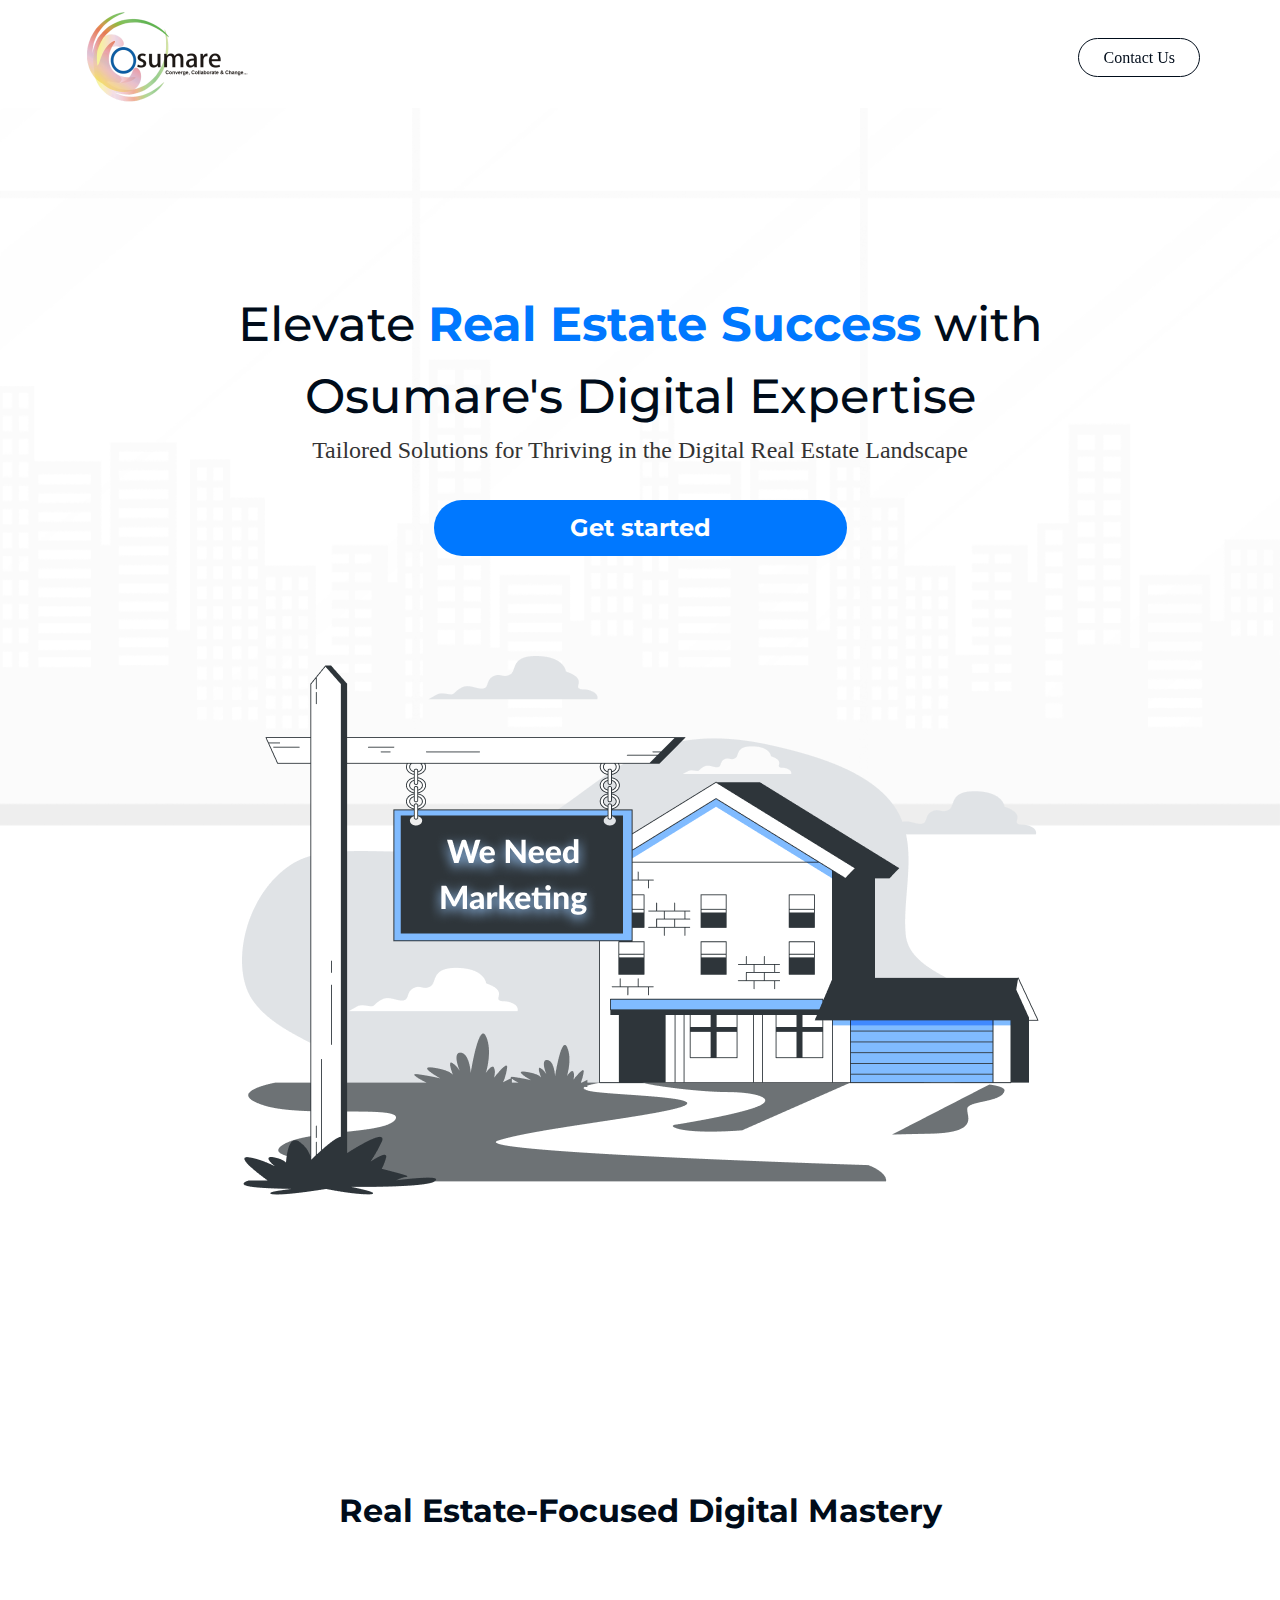
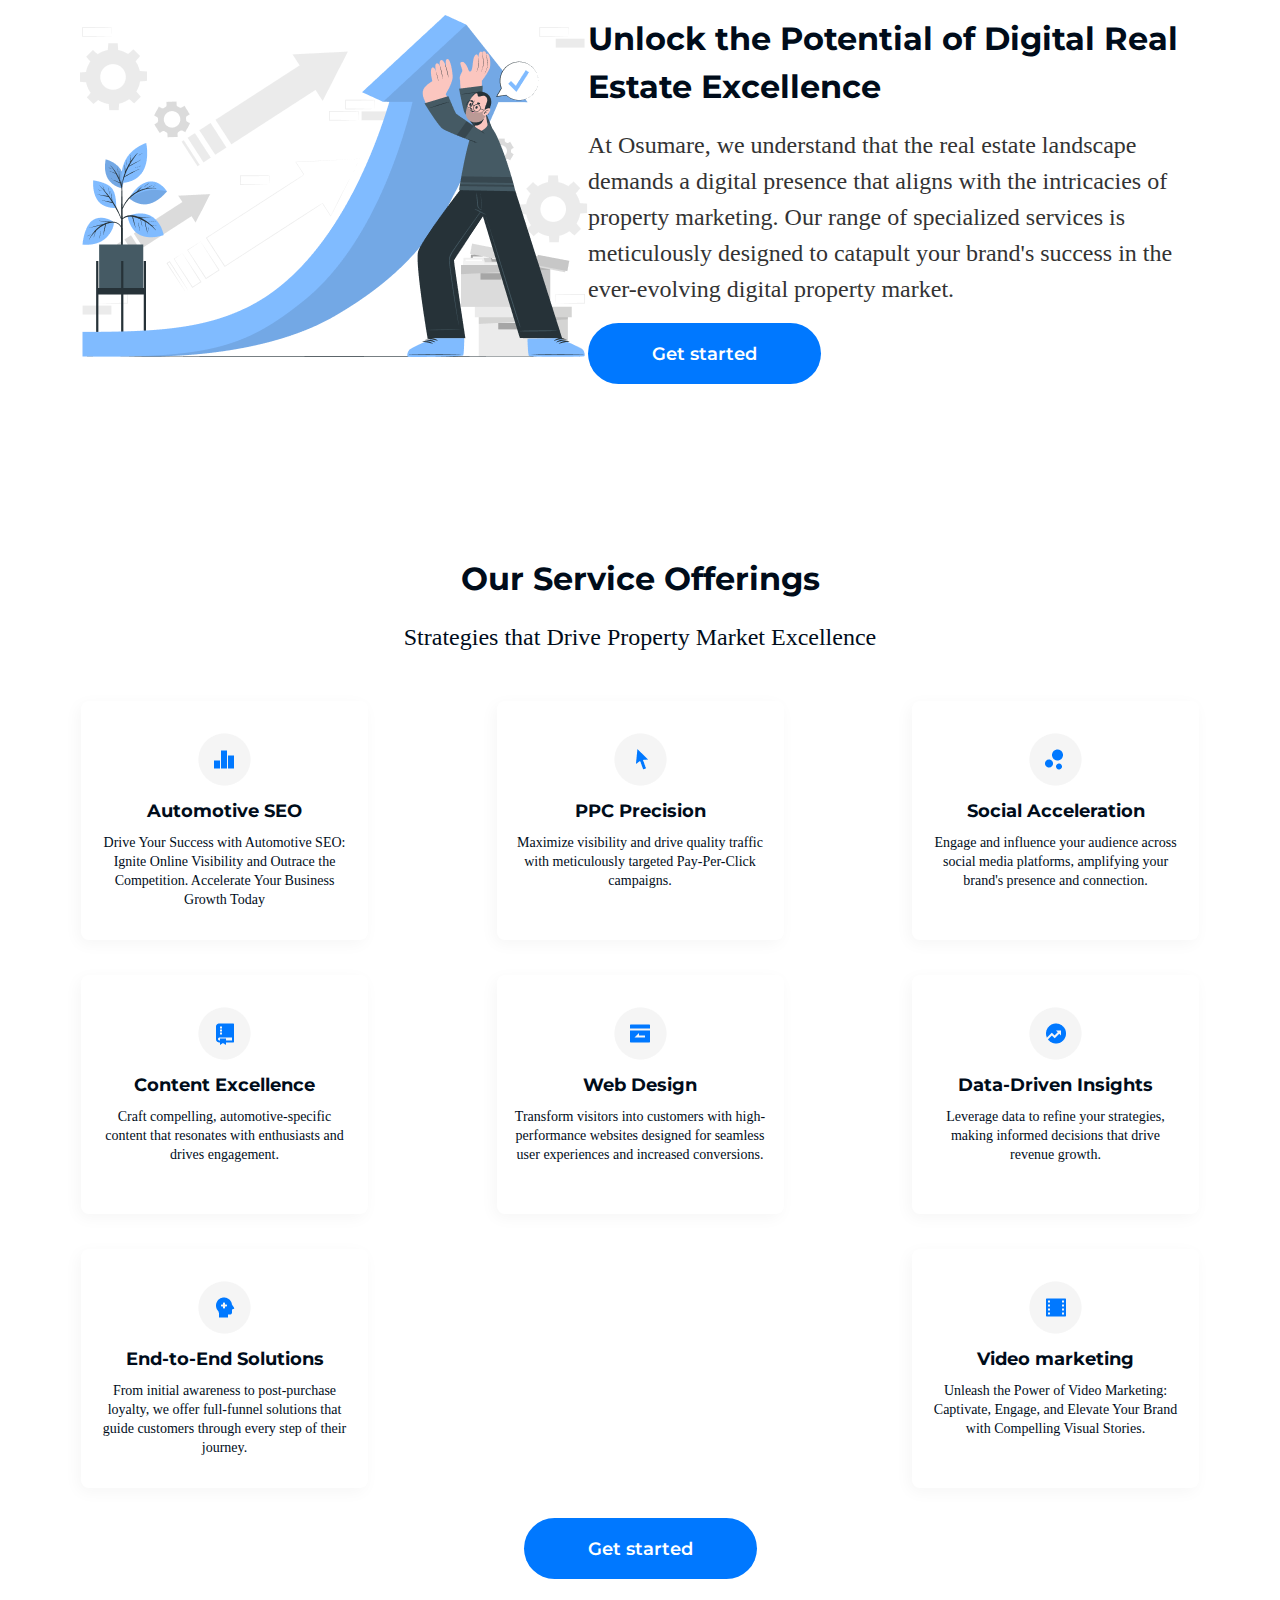
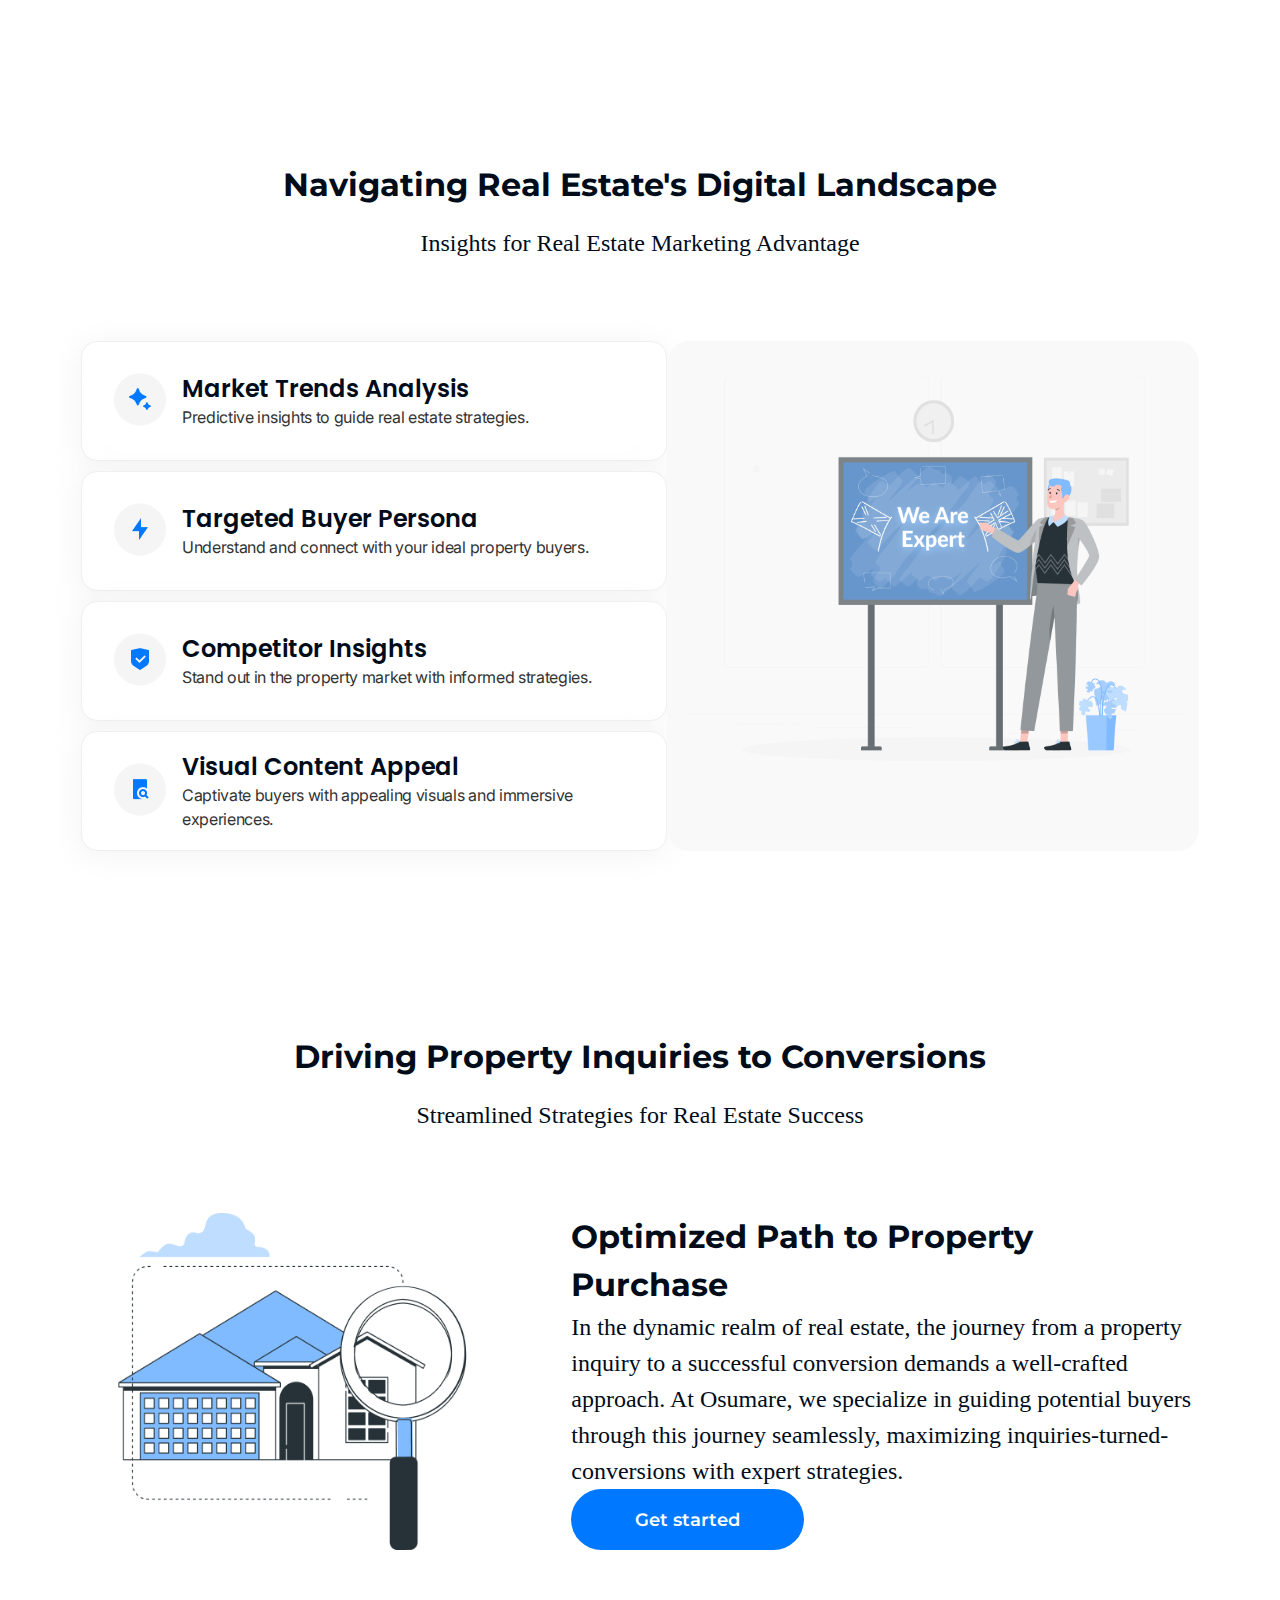
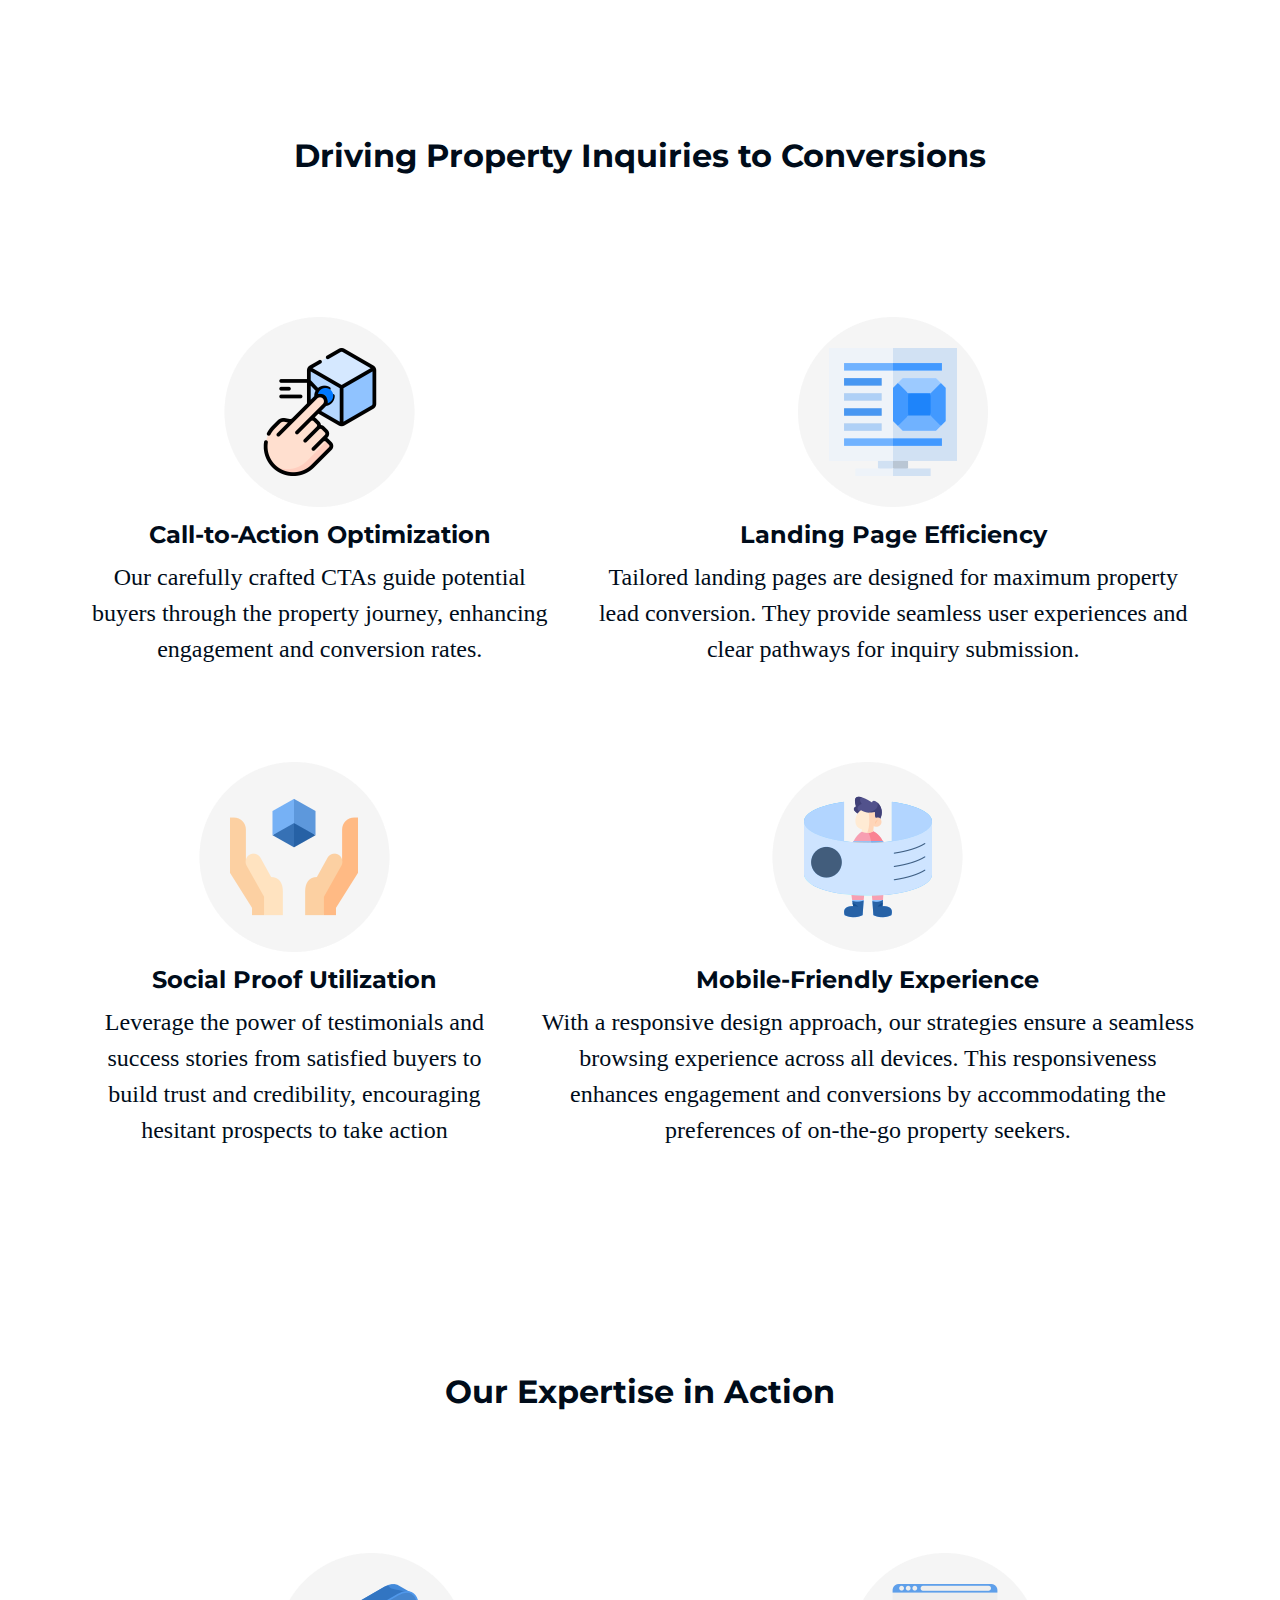
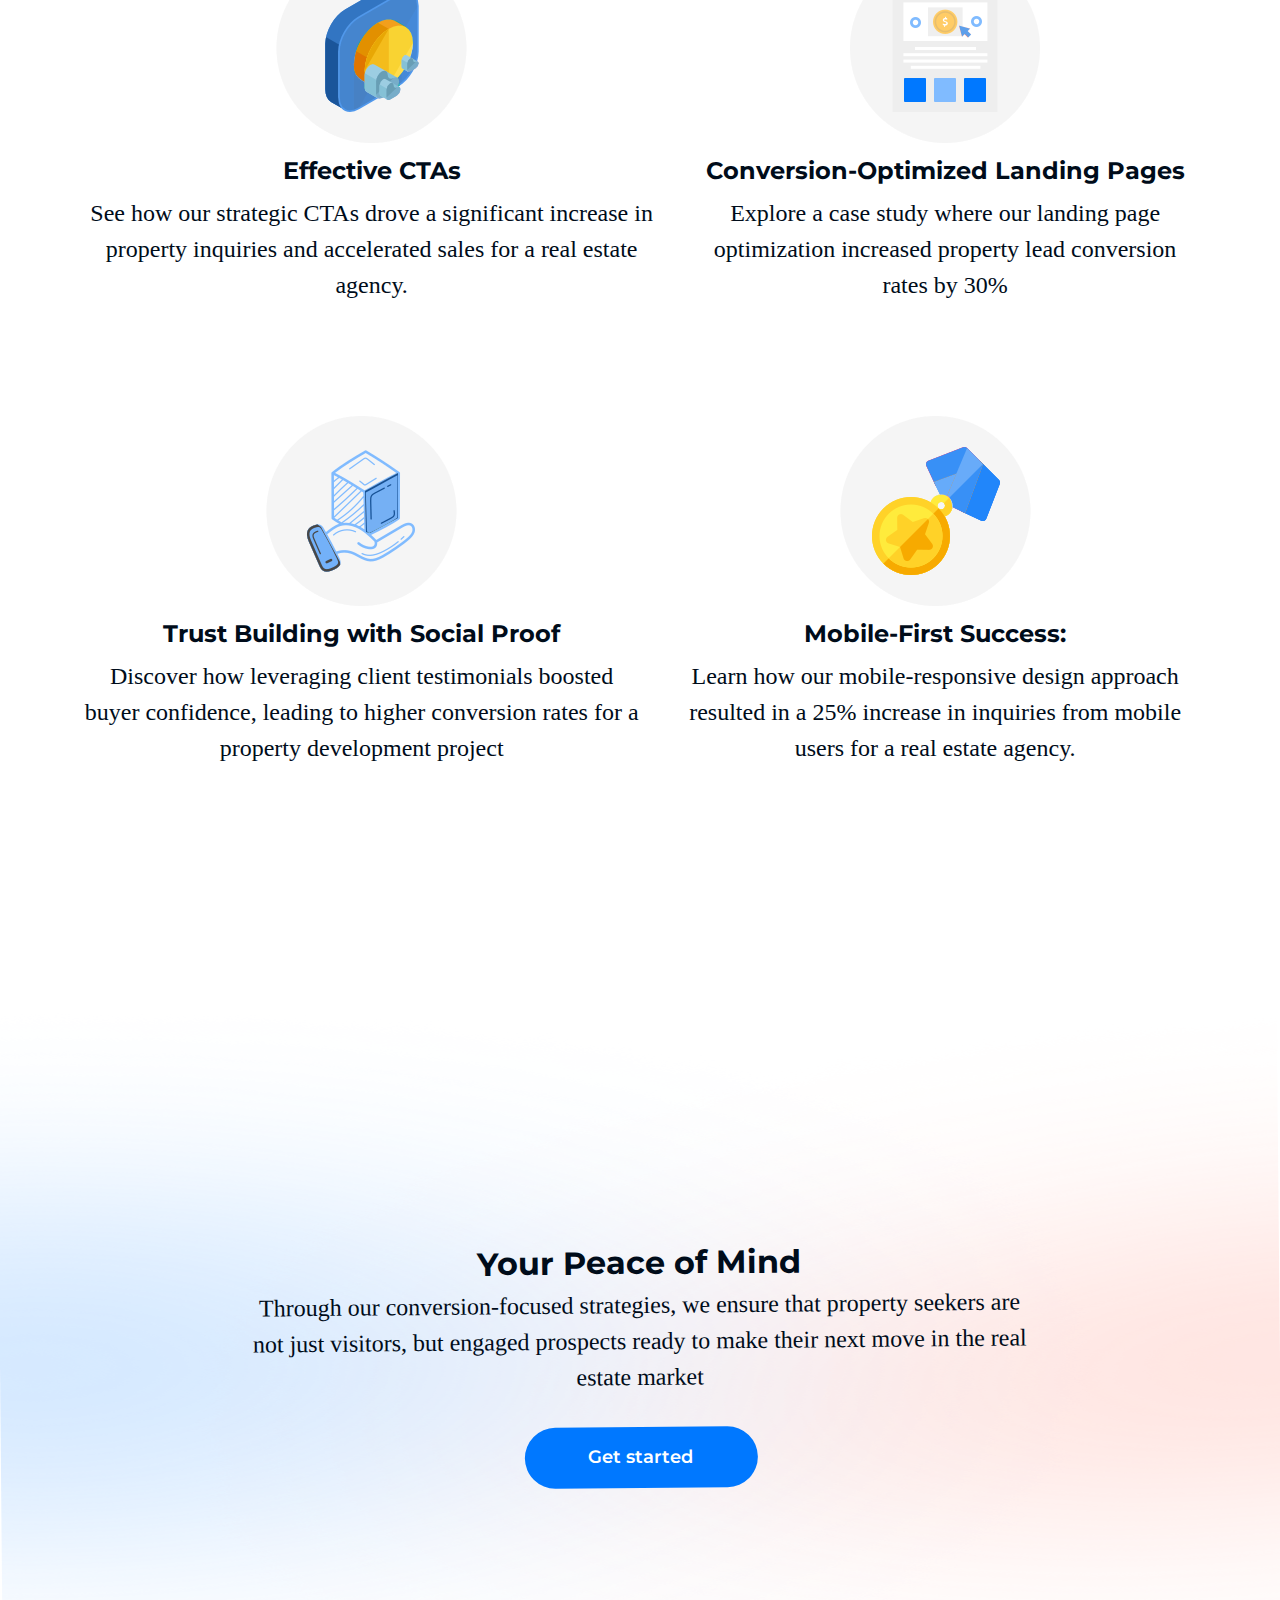
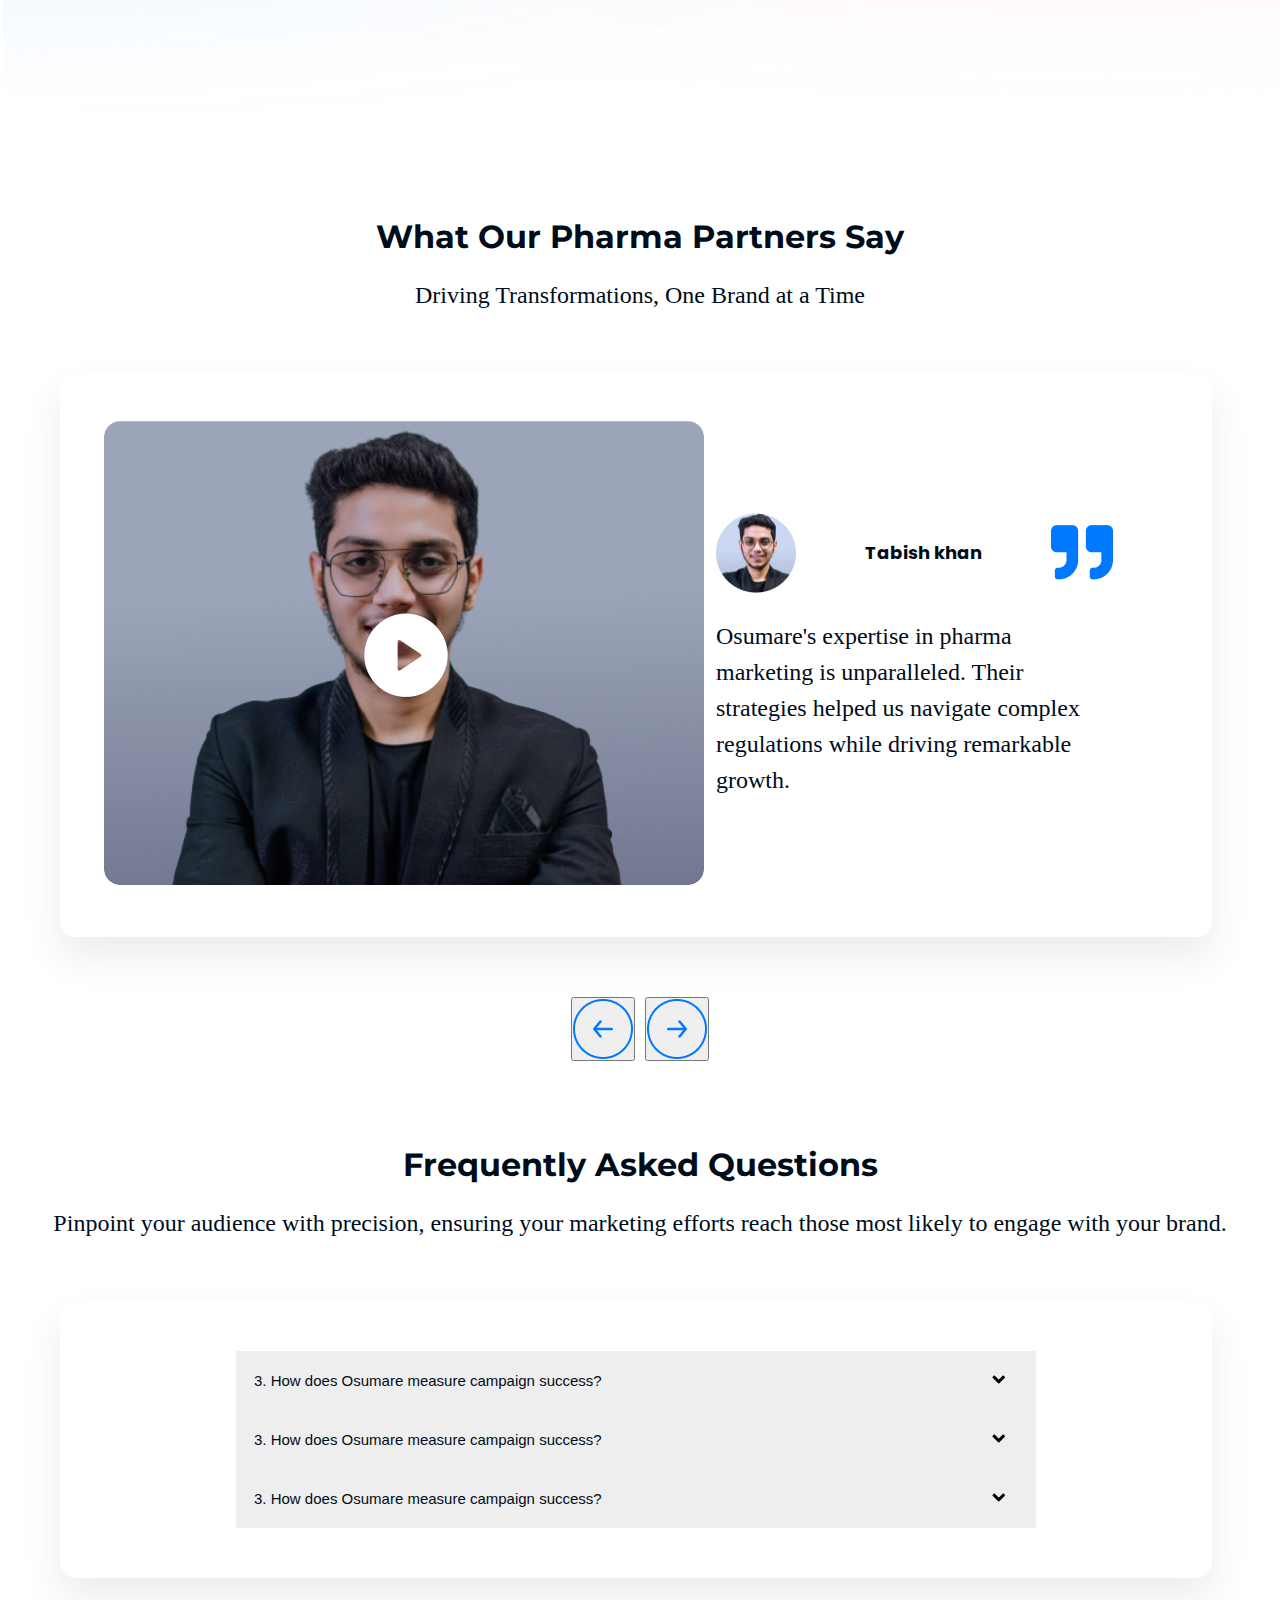
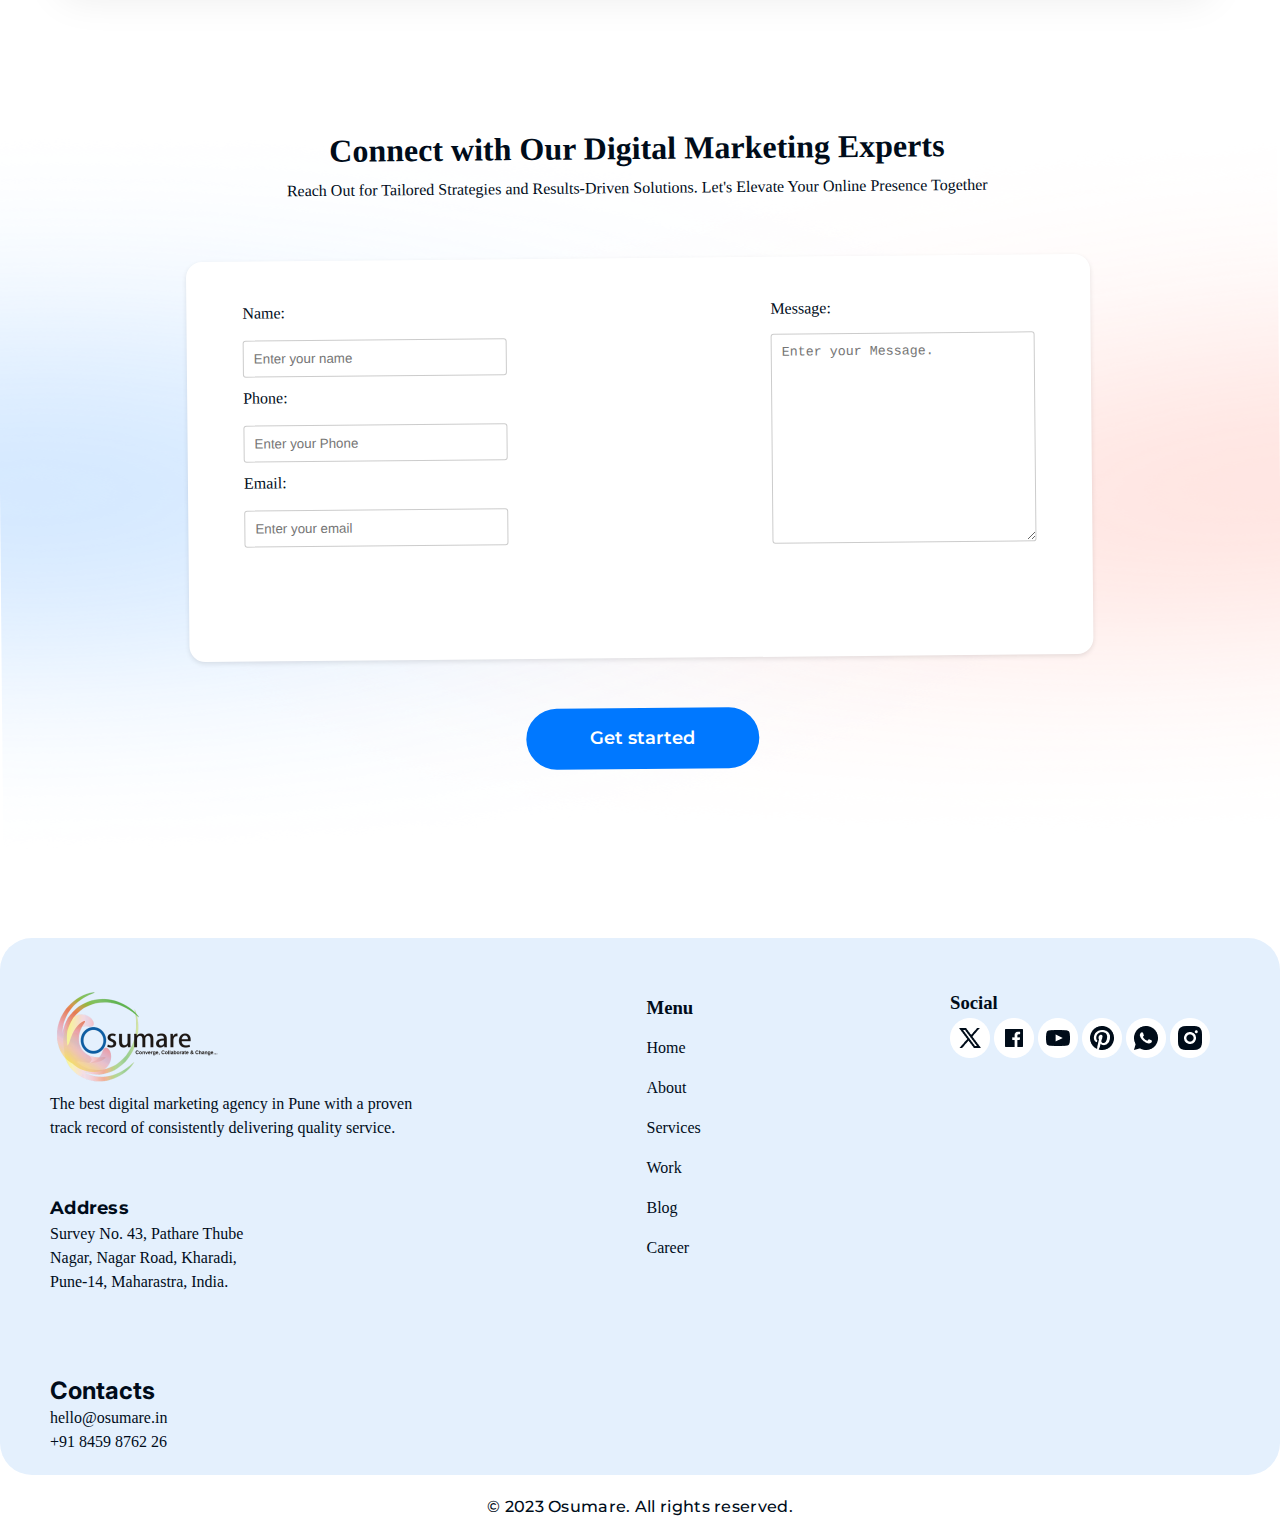
<file: index.html>
<!DOCTYPE html>
<html lang="en">
<head>
  <meta charset="UTF-8" />
  <meta name="viewport" content="width=device-width, initial-scale=1.0" />
  <link rel="preconnect" href="https://fonts.googleapis.com" />
  <link rel="preconnect" href="https://fonts.gstatic.com" crossorigin />
  <link href="https://fonts.googleapis.com/css2?family=Inter:wght@100..900&display=swap" rel="stylesheet" />
  <link href="https://fonts.googleapis.com/css2?family=Poppins:ital,wght@0,100;0,200;0,300;0,400;0,500;0,600;0,700;0,800;0,900;1,100;1,200;1,300;1,400;1,500;1,600;1,700;1,800;1,900&display=swap" rel="stylesheet">
  <link
    href="https://fonts.googleapis.com/css2?family=Inter:wght@100..900&family=Montserrat:ital,wght@0,100..900;1,100..900&display=swap"
    rel="stylesheet" />
  <link rel="stylesheet" href="./style2.css" />
  <title>Real Estate</title>
</head>

<body>
  <div class="conatiner">
    <!-- Nav-Bar -->
    <nav class="nav-bar">
      <div class="logo">
        <img src="./assets/Osumare Logo-01 (2) 4.png" alt="Osumare logo" />
      </div>
      <div class="contact-button">
        <a class="btn" onclick="location.href='#social-click'">Contact Us</a>
      </div>
    </nav>
    <div class="bg-img">
      <!-- Hero-Container -->
      <header class="heroSection">
        <!-- <div class="ellipse"></div> -->
        <div class="heroInfo">
          <div class="heroCon">
            <h1 class="heroConH1">
              Elevate <span class="heroSpan">Real Estate Success</span> with
              Osumare's Digital Expertise
            </h1>
            <p class="heroConP">
              Tailored Solutions for Thriving in the Digital Real Estate
              Landscape
            </p>
            <button class="hero-btn">Get started</button>
          </div>
          <div class="headerImg">
            <img src="./assets/Header_image.png" alt="Header image" />
          </div>
        </div>
      </header>
      <section>
        <div class="RefDM">
          <h1 class="RefDmH1">Real Estate-Focused Digital Mastery</h1>
          <div class="RefDM-section">
            <div class="RefDM-left">
              <img src="./assets/cuate.png" alt="cuate imgae" />
            </div>
            <div class="RefDM-Right">
              <h1>Unlock the Potential of Digital Real Estate Excellence</h1>
              <p>
                At Osumare, we understand that the real estate landscape
                demands a digital presence that aligns with the intricacies of
                property marketing. Our range of specialized services is
                meticulously designed to catapult your brand's success in the
                ever-evolving digital property market.
              </p>
              <button class="Mbuttons">Get started</button>
            </div>
          </div>
        </div>
      </section>
      <section>
        <div class="Oso">
          <div class="oso-title">
            <h1 class="oso-h">Our Service Offerings</h1>
            <p class="oso-p">
              Strategies that Drive Property Market Excellence
            </p>
          </div>
          <div class="oso-card">
            <div class="oso-card-con">
              <div class="card">
                <img src="./assets/Group 117.png" alt="" />
                <h3 class="cardTitle">Automotive SEO</h3>
                <p class="cardPara">
                  Drive Your Success with Automotive SEO: Ignite Online
                  Visibility and Outrace the Competition. Accelerate Your
                  Business Growth Today
                </p>
              </div>
              <div class="card">
                <img src="./assets/Group118.png" alt="" />
                <h3 class="cardTitle">PPC Precision</h3>
                <p class="cardPara">
                  Maximize visibility and drive quality traffic with
                  meticulously targeted Pay-Per-Click campaigns.
                </p>
              </div>
              <div class="card">
                <img src="./assets/Group119.png" alt="" />
                <h3 class="cardTitle">Social Acceleration</h3>
                <p class="cardPara">
                  Engage and influence your audience across social media
                  platforms, amplifying your brand's presence and connection.
                </p>
              </div>
              <div class="card">
                <img src="./assets/Group120.png" alt="" />
                <h3 class="cardTitle">Content Excellence</h3>
                <p class="cardPara">
                  Craft compelling, automotive-specific content that resonates
                  with enthusiasts and drives engagement.
                </p>
              </div>
              <div class="card">
                <img src="./assets/Group121.png" alt="" />
                <h3 class="cardTitle">Web Design</h3>
                <p class="cardPara">
                  Transform visitors into customers with high-performance
                  websites designed for seamless user experiences and
                  increased conversions.
                </p>
              </div>
              <div class="card">
                <img src="./assets/Group122.png" alt="" />
                <h3 class="cardTitle">Data-Driven Insights</h3>
                <p class="cardPara">
                  Leverage data to refine your strategies, making informed
                  decisions that drive revenue growth.
                </p>
              </div>
              <div class="card">
                <img src="./assets/Group123.png" alt="" />
                <h3 class="cardTitle">End-to-End Solutions</h3>
                <p class="cardPara">
                  From initial awareness to post-purchase loyalty, we offer
                  full-funnel solutions that guide customers through every
                  step of their journey.
                </p>
              </div>
              <div class="card">
                <img src="./assets/Group124.png" alt="" />
                <h3 class="cardTitle">Video marketing</h3>
                <p class="cardPara">
                  Unleash the Power of Video Marketing: Captivate, Engage, and
                  Elevate Your Brand with Compelling Visual Stories.
                </p>
              </div>
            </div>
            <div style="text-align: center">
              <button class="Mbuttons GS-btn">Get started</button>
            </div>
          </div>
        </div>
      </section>
      <section>
        <div class="Oso">
          <div class="oso-title">
            <h1 class="oso-h">Navigating Real Estate's Digital Landscape</h1>
            <p class="oso-p">Insights for Real Estate Marketing Advantage</p>
          </div>
          <div class="nredl-img-con">
            <div class="nredl">
              <div class="nredlCardInfo">
                <div class="nredlCardCon">
                  <div>
                    <img src="./assets/G_loog116.png" alt="">
                  </div>
                  <div>
                    <h2 class="nredlTitle">Market Trends Analysis</h2>
                    <p class="nredlPara">Predictive insights to guide real estate strategies.</p>
                  </div>
                </div>
                <div class="nredlCardCon">
                  <div>
                    <img src="./assets/G_loog117.png" alt="">
                  </div>
                  <div>
                    <h2 class="nredlTitle">Targeted Buyer Persona</h2>
                    <p class="nredlPara">Understand and connect with your ideal property buyers.</p>
                  </div>
                </div>
                <div class="nredlCardCon">
                  <div>
                    <img src="./assets/G_loog118.png" alt="">
                  </div>
                  <div>
                    <h2 class="nredlTitle">Competitor Insights</h2>
                    <p class="nredlPara">Stand out in the property market with informed strategies.</p>
                  </div>
                </div>
                <div class="nredlCardCon">
                  <div>
                    <img src="./assets/G_loog119.png" alt="">
                  </div>
                  <div>
                    <h2 class="nredlTitle">Visual Content Appeal</h2>
                    <p class="nredlPara">Captivate buyers with appealing visuals and immersive experiences.</p>
                  </div>
                </div>
              </div>
              <div class="nredlImg">
                <img class="nredlImgMain" src="./assets/Frame_892.png" alt="">
              </div>
            </div>
          </div>
      </section>
      <section>
        <div class="Oso">
          <div class="oso-title">
            <h1 class="oso-h">Driving Property Inquiries to Conversions</h1>
            <p class="oso-p">Streamlined Strategies for Real Estate Success</p>
          </div>
          <div class="dpitc">
            <div class="dpitc-left">
              <img class="broImg" src="./assets/bro.png" alt="OPPP image">
            </div>
            <div class="dpitc-right">
              <h1>Optimized Path to Property Purchase</h1>
              <p>In the dynamic realm of real estate, the journey from a property inquiry to a successful conversion demands a well-crafted approach. At Osumare, we specialize in guiding potential buyers through this journey seamlessly, maximizing inquiries-turned-conversions with expert strategies.</p>
              <button class="Mbuttons">Get started</button>
            </div>
          </div>
      </section>
      <section>
        <div class="Oso">
          <div class="oso-title">
            <h1 class="oso-h">Driving Property Inquiries to Conversions</h1>
          </div>
          <div class="dpitcCradCon">
            <div class="dpitc-card">
                <div class="dpitcCardInfo">
                  <div class="dpitcCardImg"><img class="dpitcCardImg" src="./assets/icon01.png" alt="dpitc image"></div>
                  <div class="dpitcCardText">
                    <h3 class="dpitcCardTextH">Call-to-Action Optimization</h3>
                    <p class="dpitcCardTextPara">Our carefully crafted CTAs guide potential buyers through the property journey, enhancing engagement and conversion rates.</p>
                  </div>
                </div>
                 <div class="dpitcCardInfo">
                  <div class="dpitcCardImg"><img class="dpitcCardImg" src="./assets/icon02.png" alt="dpitc image"></div>
                  <div class="dpitcCardText">
                    <h3 class="dpitcCardTextH">Landing Page Efficiency</h3>
                    <p class="dpitcCardTextPara">Tailored landing pages are designed for maximum property lead conversion. They provide seamless user experiences and clear pathways for inquiry submission.</p>
                  </div>
                </div>
              </div>
              <div class="dpitc-card">
                <div class="dpitcCardInfo">
                  <div class="dpitcCardImg"><img class="dpitcCardImg" src="./assets/icon03.png" alt="dpitc image"></div>
                  <div class="dpitcCardText">
                    <h3 class="dpitcCardTextH">Social Proof Utilization</h3>
                    <p class="dpitcCardTextPara">Leverage the power of testimonials and success stories from satisfied buyers to build trust and credibility, encouraging hesitant prospects to take action</p>
                  </div>
                </div>
                 <div class="dpitcCardInfo">
                  <div class="dpitcCardImg"><img class="dpitcCardImg" src="./assets/icon04.png" alt="dpitc image"></div>
                  <div class="dpitcCardText">
                    <h3 class="dpitcCardTextH">Mobile-Friendly Experience</h3>
                    <p class="dpitcCardTextPara">With a responsive design approach, our strategies ensure a seamless browsing experience across all devices. This responsiveness enhances engagement and conversions by accommodating the preferences of on-the-go property seekers.</p>
                  </div>
                </div>
              </div>
            </div>
          </div>
      </section>
      <section>
        <div class="Oso">
          <div class="oso-title">
            <h1 class="oso-h">Our Expertise in Action</h1>
          </div>
          <div class="dpitcCradCon">
            <div class="dpitc-card">
                <div class="dpitcCardInfo">
                  <div class="dpitcCardImg"><img class="dpitcCardImg" src="./assets/icon05.png" alt="dpitc image"></div>
                  <div class="dpitcCardText">
                    <h3 class="dpitcCardTextH">Effective CTAs</h3>
                    <p class="dpitcCardTextPara"> See how our strategic CTAs drove a significant increase in property inquiries and accelerated sales for a real estate agency.</p>
                  </div>
                </div>
                 <div class="dpitcCardInfo">
                  <div class="dpitcCardImg"><img class="dpitcCardImg" src="./assets/icon06.png" alt="dpitc image"></div>
                  <div class="dpitcCardText">
                    <h3 class="dpitcCardTextH">Conversion-Optimized Landing Pages</h3>
                    <p class="dpitcCardTextPara">Explore a case study where our landing page optimization increased property lead conversion rates by 30%</p>
                  </div>
                </div>
              </div>
              <div class="dpitc-card">
                <div class="dpitcCardInfo">
                  <div class="dpitcCardImg"><img class="dpitcCardImg" src="./assets/icon07.png" alt="dpitc image"></div>
                  <div class="dpitcCardText">
                    <h3 class="dpitcCardTextH">Trust Building with Social Proof</h3>
                    <p class="dpitcCardTextPara">Discover how leveraging client testimonials boosted buyer confidence, leading to higher conversion rates for a property development project</p>
                  </div>
                </div>
                 <div class="dpitcCardInfo">
                  <div class="dpitcCardImg"><img class="dpitcCardImg" src="./assets/icon08.png" alt="dpitc image"></div>
                  <div class="dpitcCardText">
                    <h3 class="dpitcCardTextH">Mobile-First Success:</h3>
                    <p class="dpitcCardTextPara"> Learn how our mobile-responsive design approach resulted in a 25% increase in inquiries from mobile users for a real estate agency.</p>
                  </div>
                </div>
              </div>
            </div>
          </div>
      </section>
      <section>
      <div class="YPM-Container">
          <div class="YPM-Main">
              <div class="YPM-TextInfo">
                  <div>
                    <h1 class="YPM-Title-text">Your Peace of Mind</h1>
                    <p class="YPM-Para">Through our conversion-focused strategies, we ensure that property seekers are not just visitors, but engaged prospects ready to make their next move in the real estate market</p>
                </div>
                  <div class="YPM-Btn">
                    <button class="Mbuttons">Get started</button>
                  </div>
                </div>
              </div>
      </div>
      </section>
      <section>
        <div class="WOPPS-Sections">
        <div class="oso-title">
          <h1 class="oso-h">What Our Pharma Partners Say</h1>
          <p class="oso-p">Driving Transformations, One Brand at a Time</p>
        </div>
        <div class="Testimonial-card">
            <div class="Frame_880">
                <div>
                  <img class="VidoImg" src="./assets/Video.png" alt="video">
                </div>
                <div class="AvtarInfo">
                    <div class="Avtar">
                      <div class="Avtartext">
                        <img class="AvtarImgLogo" src="./assets/Avatar of team.png" alt="Avatar of team">
                        <p class="Avtar-Name">Tabish khan</p>
                        <img class="Symbol" src="./assets/Symbol.png" alt="">
                      </div>
                    </div>
                    <div>
                      <p class="avtar-para">Osumare's expertise in pharma marketing is unparalleled. Their strategies helped us navigate complex regulations while driving remarkable growth.</p>
                    </div>
                  </div>
            </div>
            </div>
            <div class="buttom-arrow">
              <button class="buttom-arrow"><img class="arrow-img" src="./assets/scroll buttion.png" alt=""></button>
              <button class="buttom-arrow"><img class="arrow-img" src="./assets/scroll buttion (1).png" alt=""></button>
            </div>
            </div>
      </section>
      <section>
        <div class="accordion-section">
        <div class="oso-title">
          <h1 class="oso-h">Frequently Asked Questions</h1>
          <p class="oso-p">Pinpoint your audience with precision, ensuring your marketing efforts reach those most likely to engage with your brand.</p>
        </div>
        <div class="accordion_card">
            <div class="accordion_panel">
              <button class="accordion">3. How does Osumare measure campaign success? <span class="i-fa-solid"><img src="./assets/i.fa-solid.png" alt=""></span></button>
                <div class="panel">
                  <p></p>
                </div>

                <button class="accordion">3. How does Osumare measure campaign success? <span class="i-fa-solid"><img src="./assets/i.fa-solid.png" alt=""></span></button>
                <div class="panel">
                  <p></p>
                </div>

                <button class="accordion">3. How does Osumare measure campaign success? <span class="i-fa-solid"><img src="./assets/i.fa-solid.png" alt=""></span></button>
                <div class="panel">
                  <p class="accordion-para">We believe in measurable results. Our data-driven approach means that every campaign's performance is tracked, analyzed, and refined for optimal outcomes. We provide regular reports that detail key metrics, giving you clear insights into how our strategies are driving growth for your brand.</p>
                </div>
            </div>
            </div>
            </div>
      </section>
      <section id="social-click">
      <div class="CwODME-Con">
        <div class="CwODME-Con-wraper ">
          <div class="">
          <h1 class="">Connect with Our Digital Marketing Experts</h1>
          <p class="">Reach Out for Tailored Strategies and Results-Driven Solutions. Let's Elevate Your Online Presence Together</p>
        </div>
        <div class="from-con">
          <div class="form-group-con">
            <form>
                <div class="form-group">
                  <label for="name">Name:</label>
                  <input type="text" id="name" name="name" placeholder="Enter your name">
                </div>
                <div class="form-group">
                  <label for="phone">Phone:</label>
                  <input type="text" id="phone" name="phone" placeholder="Enter your Phone">
                </div>
                <div class="form-group">
                  <label for="email">Email:</label>
                  <input type="email" id="email" name="email" placeholder="Enter your email">
                </div>
                
                
              </form>
        </div>
        <div class="form-group">
                  <label for="message">Message:</label>
                  <textarea class="massage-h" id="message" name="message" placeholder="Enter your Message."></textarea>
                </div>  
        </div>
        <button class="Mbuttons" type="submit">Get started</button>
      </div>
      </section>
      <section >
        <div class="social-media-panal">
          <div class="main-social">
          <div class="logo-main">
              <div class="logo-div">
              <img src="./assets/Osumare Logo-01 (2) 4.png" alt="Company logo">
              <p>The best digital marketing agency in Pune with a proven track record of consistently delivering quality service.</p>
            </div>
            <div class="Address-div">
              <h3>Address</h3>
              <P>Survey No. 43, Pathare Thube Nagar, Nagar Road, Kharadi, Pune-14, Maharastra, India.</P>
            </div>
            <div class="contacts-div">
              <h3>Contacts</h3>
              <p>hello@osumare.in</p>
              <p>+91 8459 8762 26</p>
            </div>
          </div>
          <div class="social-menu">
            <h3 class="social-menuH3">Menu</h3>
            <p>Home</p>
            <p>About</p>
            <p>Services</p>
            <p>Work</p>
            <p>Blog</p>
            <p>Career</p>
          </div>
          <div class="social-hub">
            <h3>Social</h3>
              <img src="./assets/pinterest-fill.png" alt="">
            <img src="./assets/pinterest-fill (1).png" alt="">
            <img src="./assets/pinterest-fill (2).png" alt="">
            <img src="./assets/pinterest-fill (3).png" alt="">
            <img src="./assets/whatsapp-fill.png" alt="">
            <img src="./assets/whatsapp-fill (1).png" alt="">
          </div>
          </div>
        </div>
      </section>
    <footer>
        <div class="footer-text">
          <p>© 2023 Osumare. All rights reserved.</p>
        </div>
      </footer>
      </div>
  </div>
  <script>
var acc = document.getElementsByClassName("accordion");
var i;

for (i = 0; i < acc.length; i++) {
  acc[i].addEventListener("click", function() {
    this.classList.toggle("active");
    var panel = this.nextElementSibling;
    if (panel.style.display === "block") {
      panel.style.display = "none";
    } else {
      panel.style.display = "block";
    }
  });
}
</script>
</body>
</html>
</file>
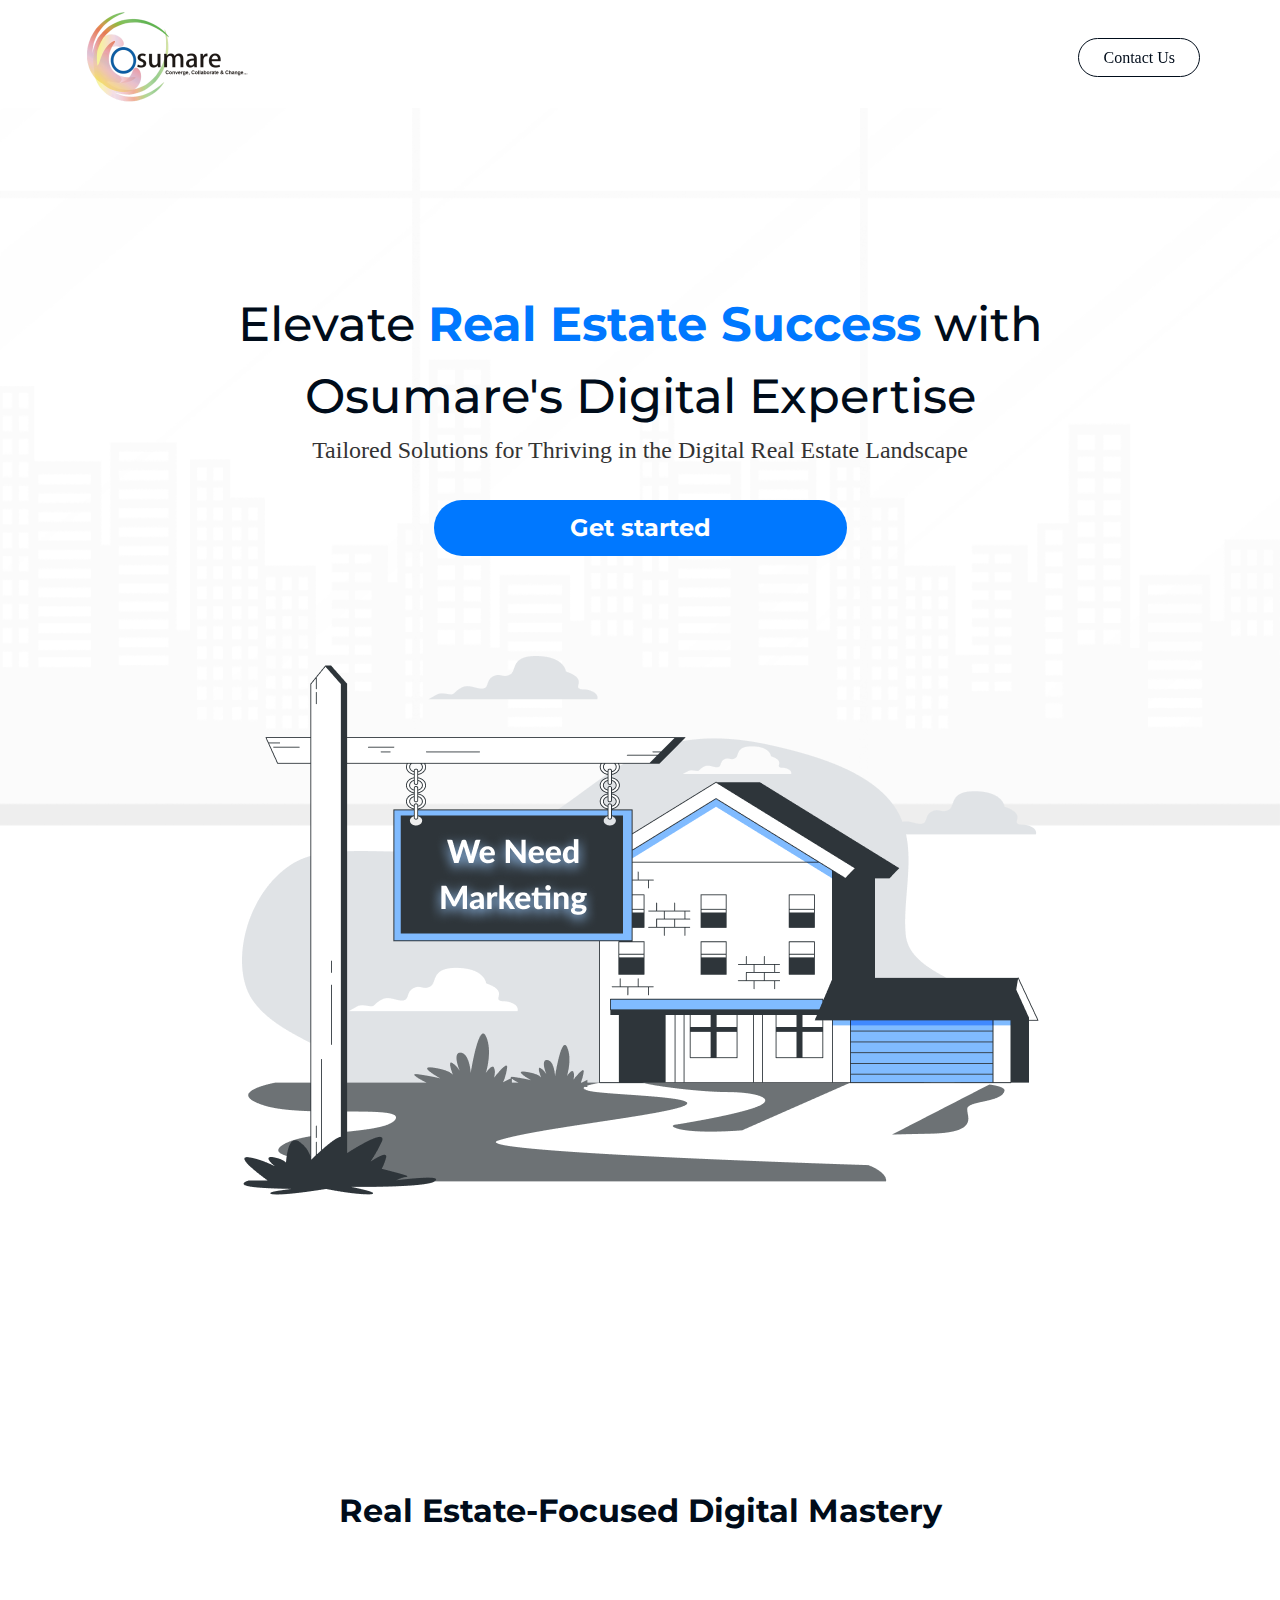
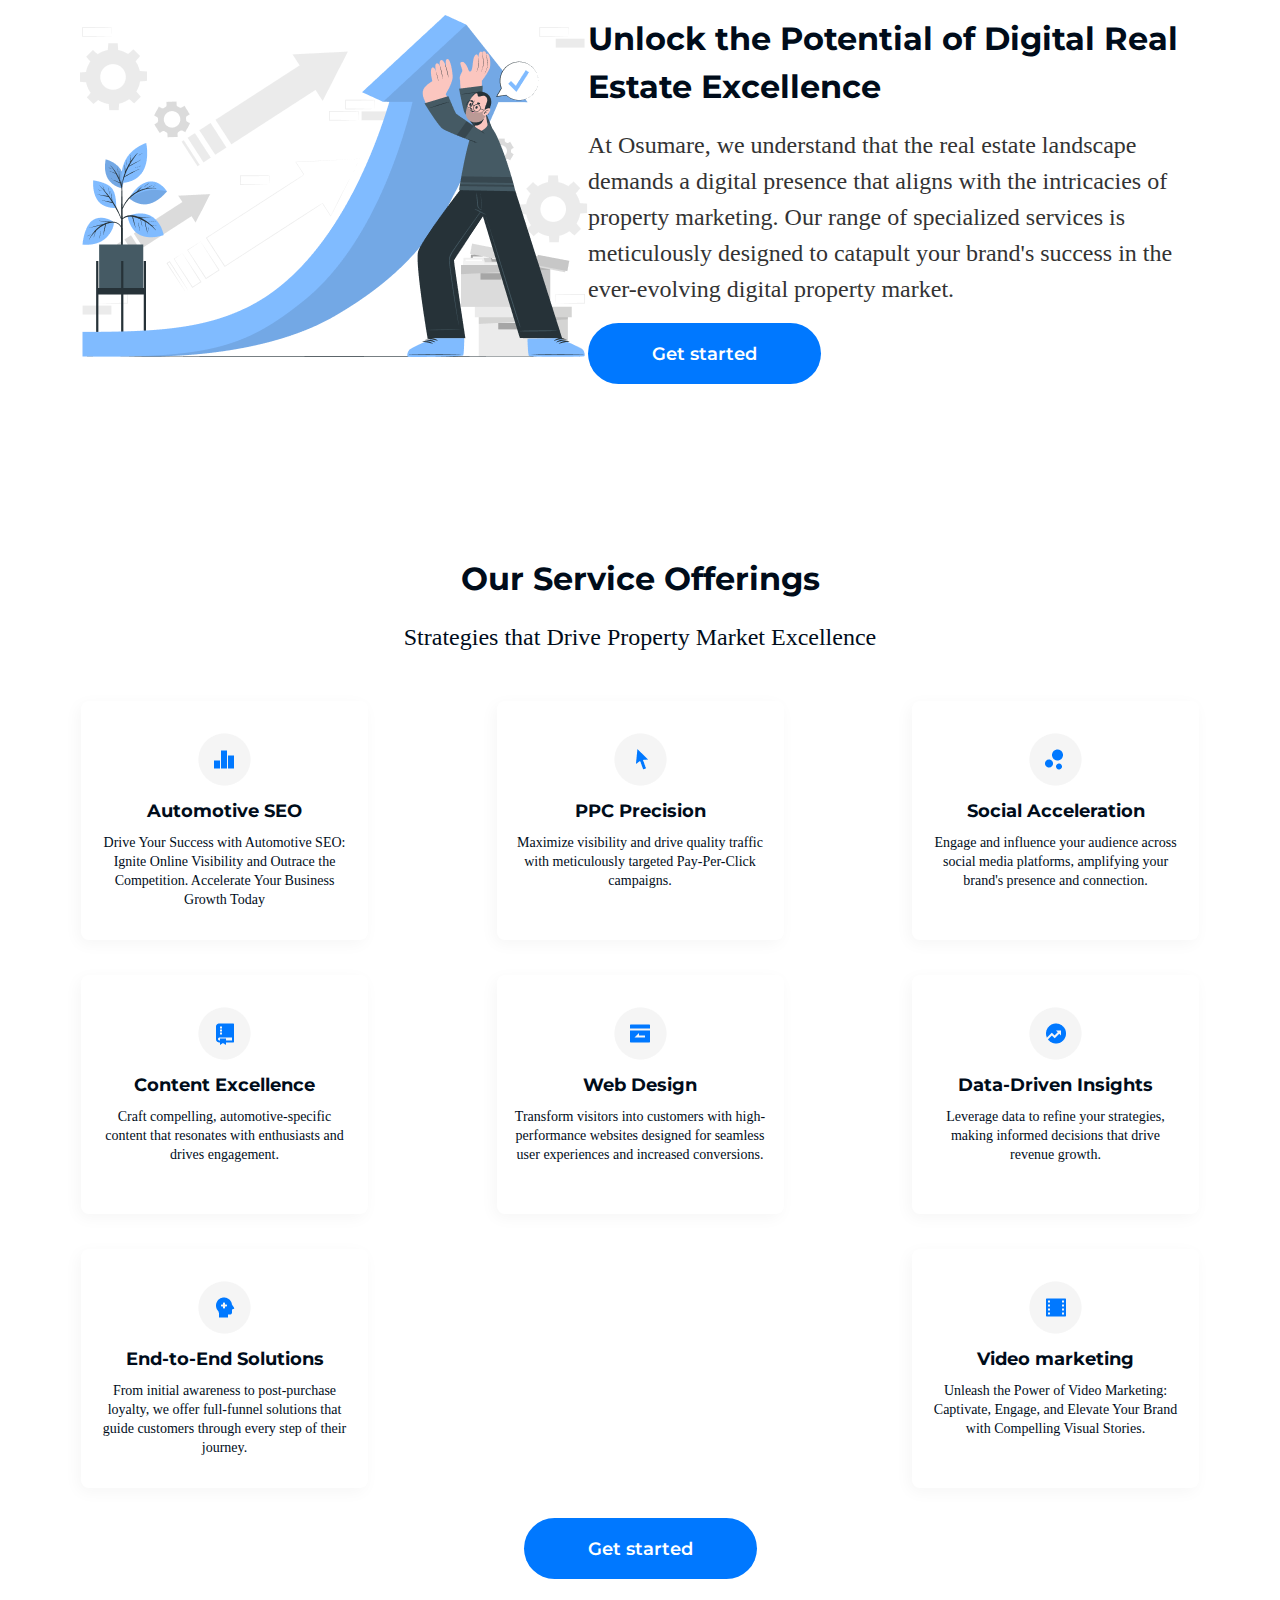
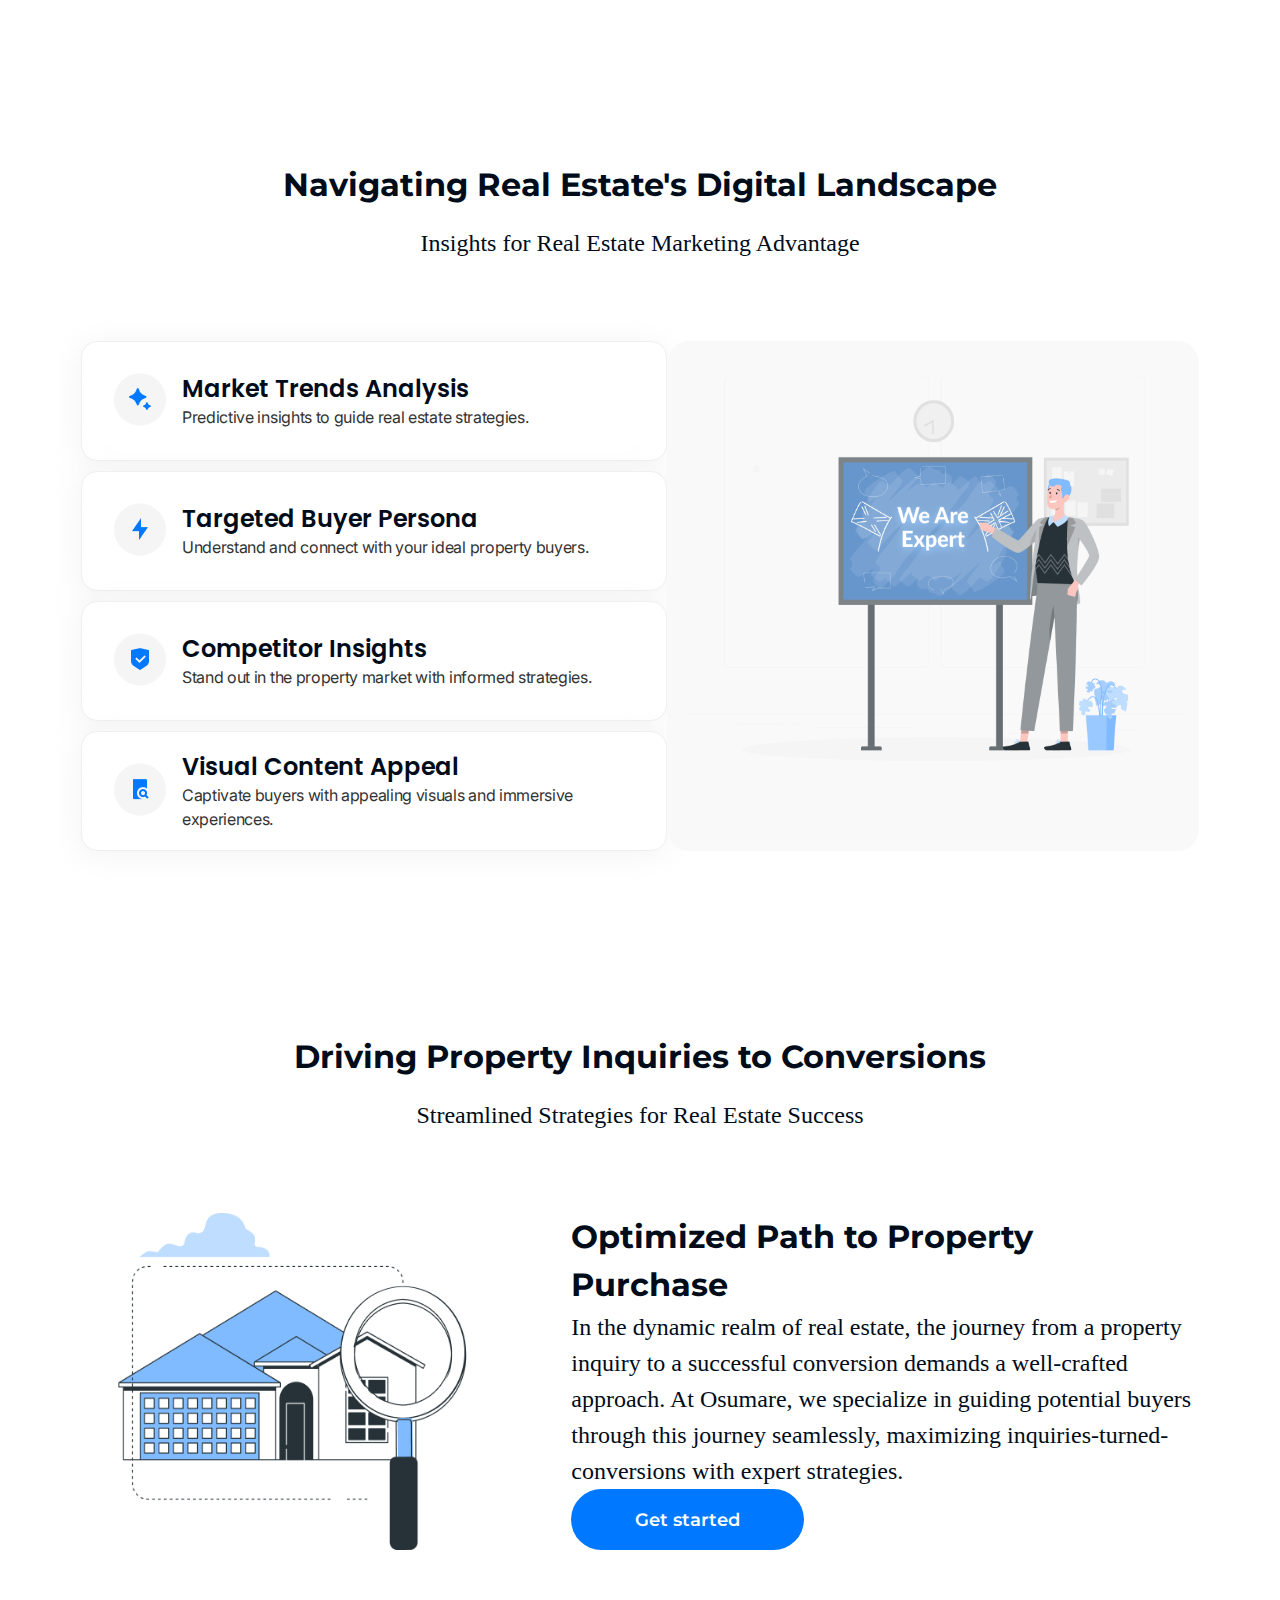
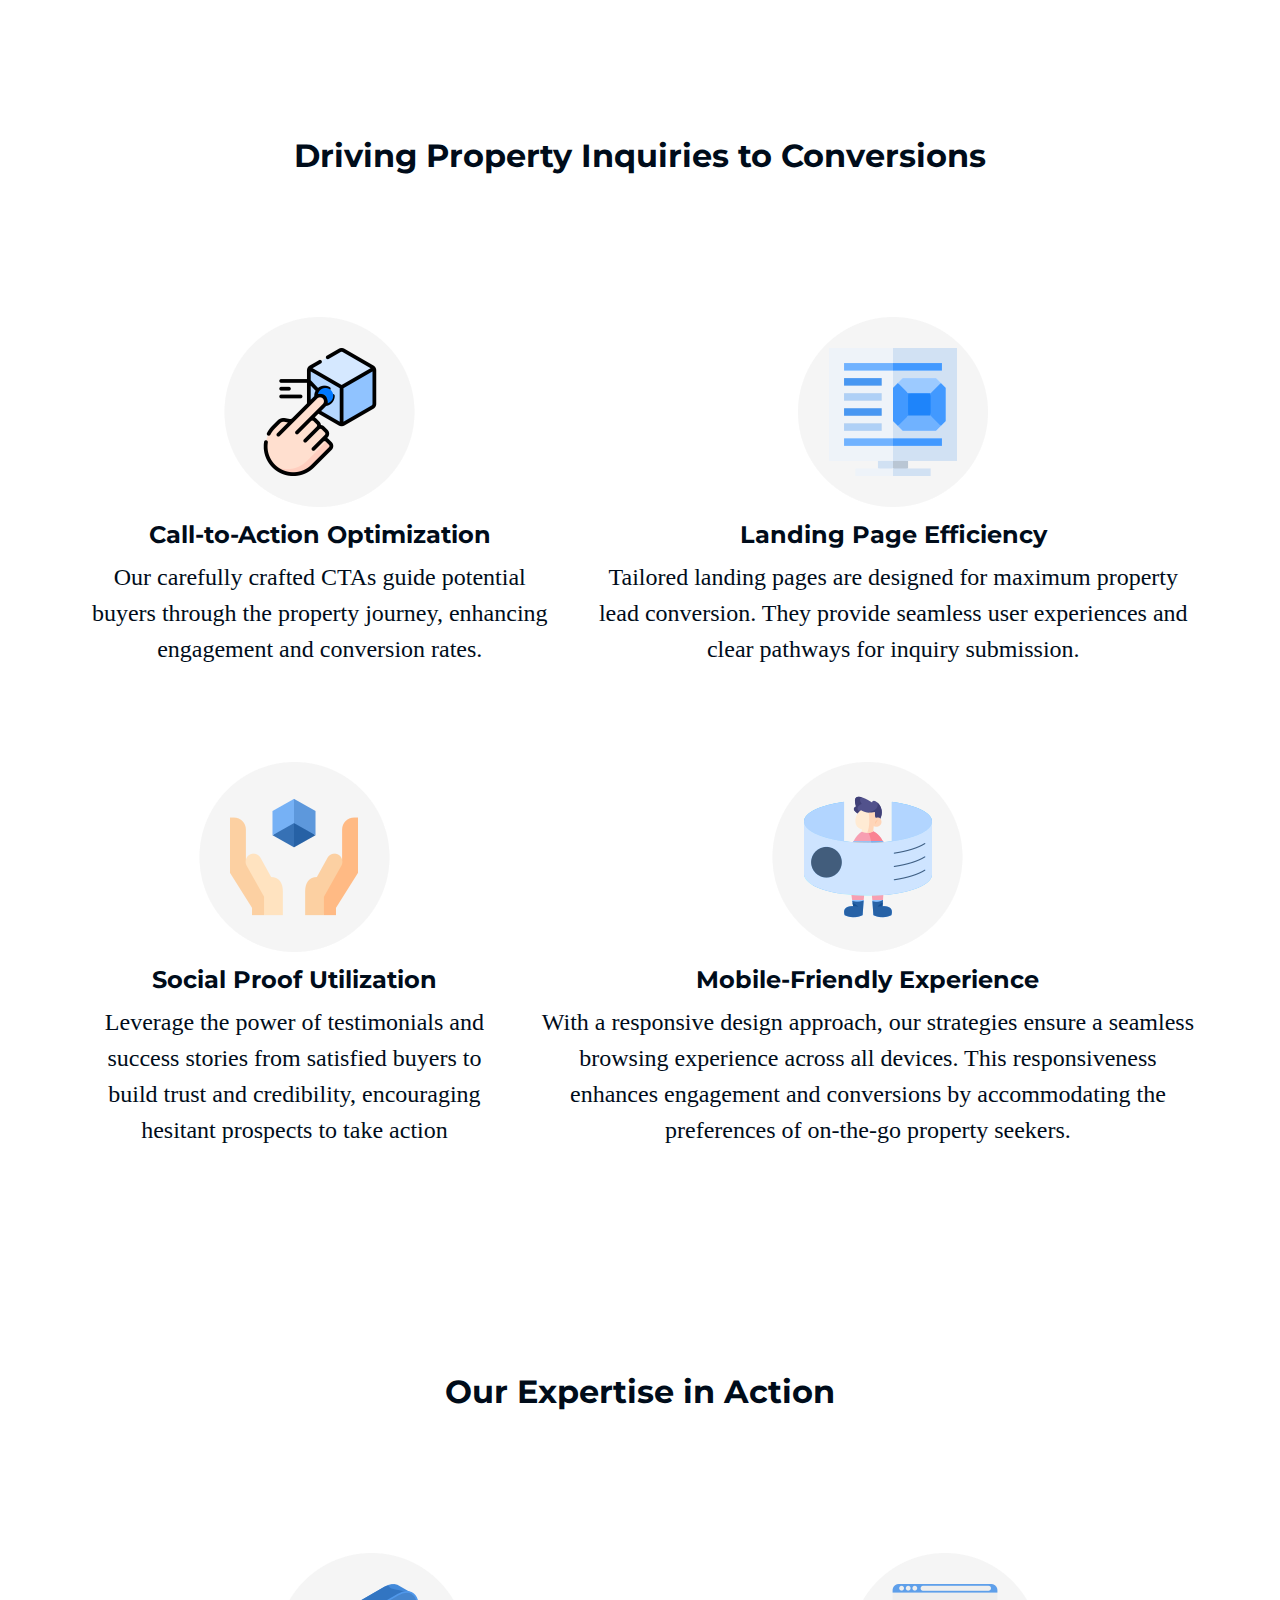
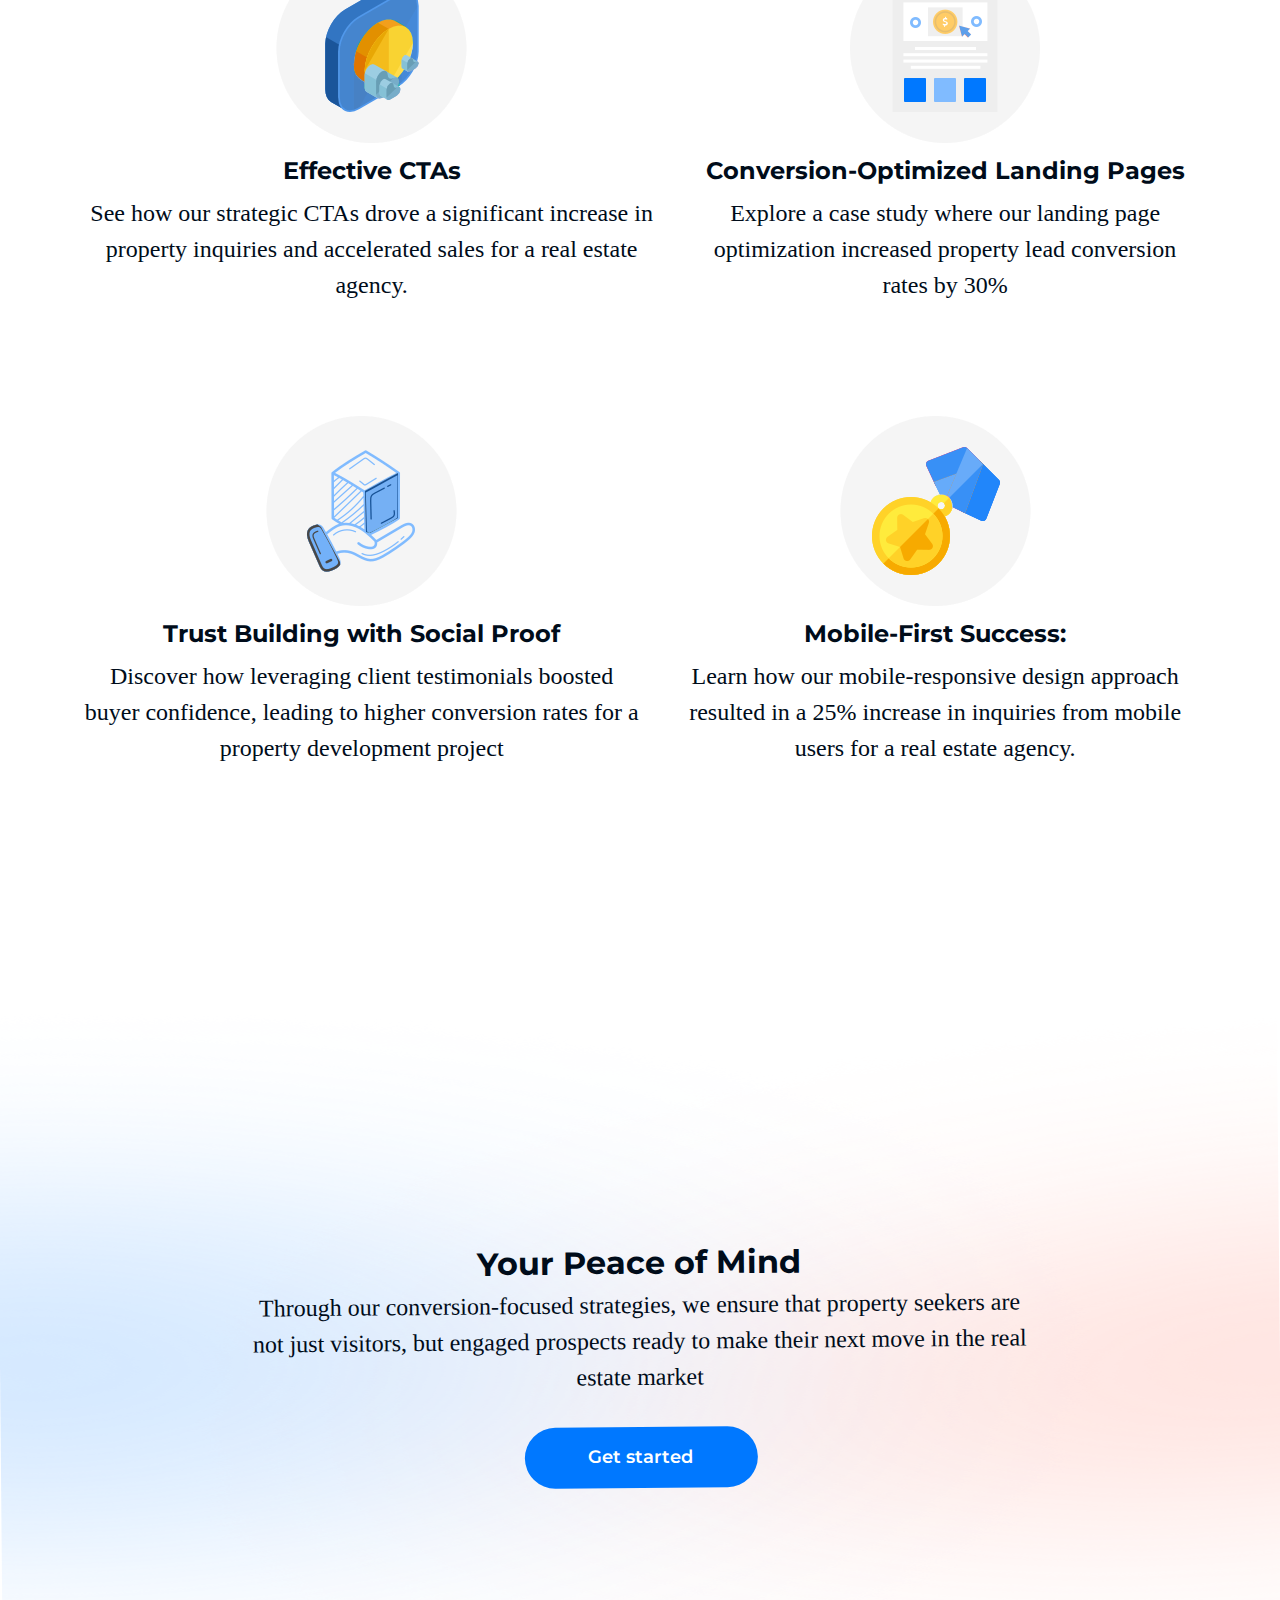
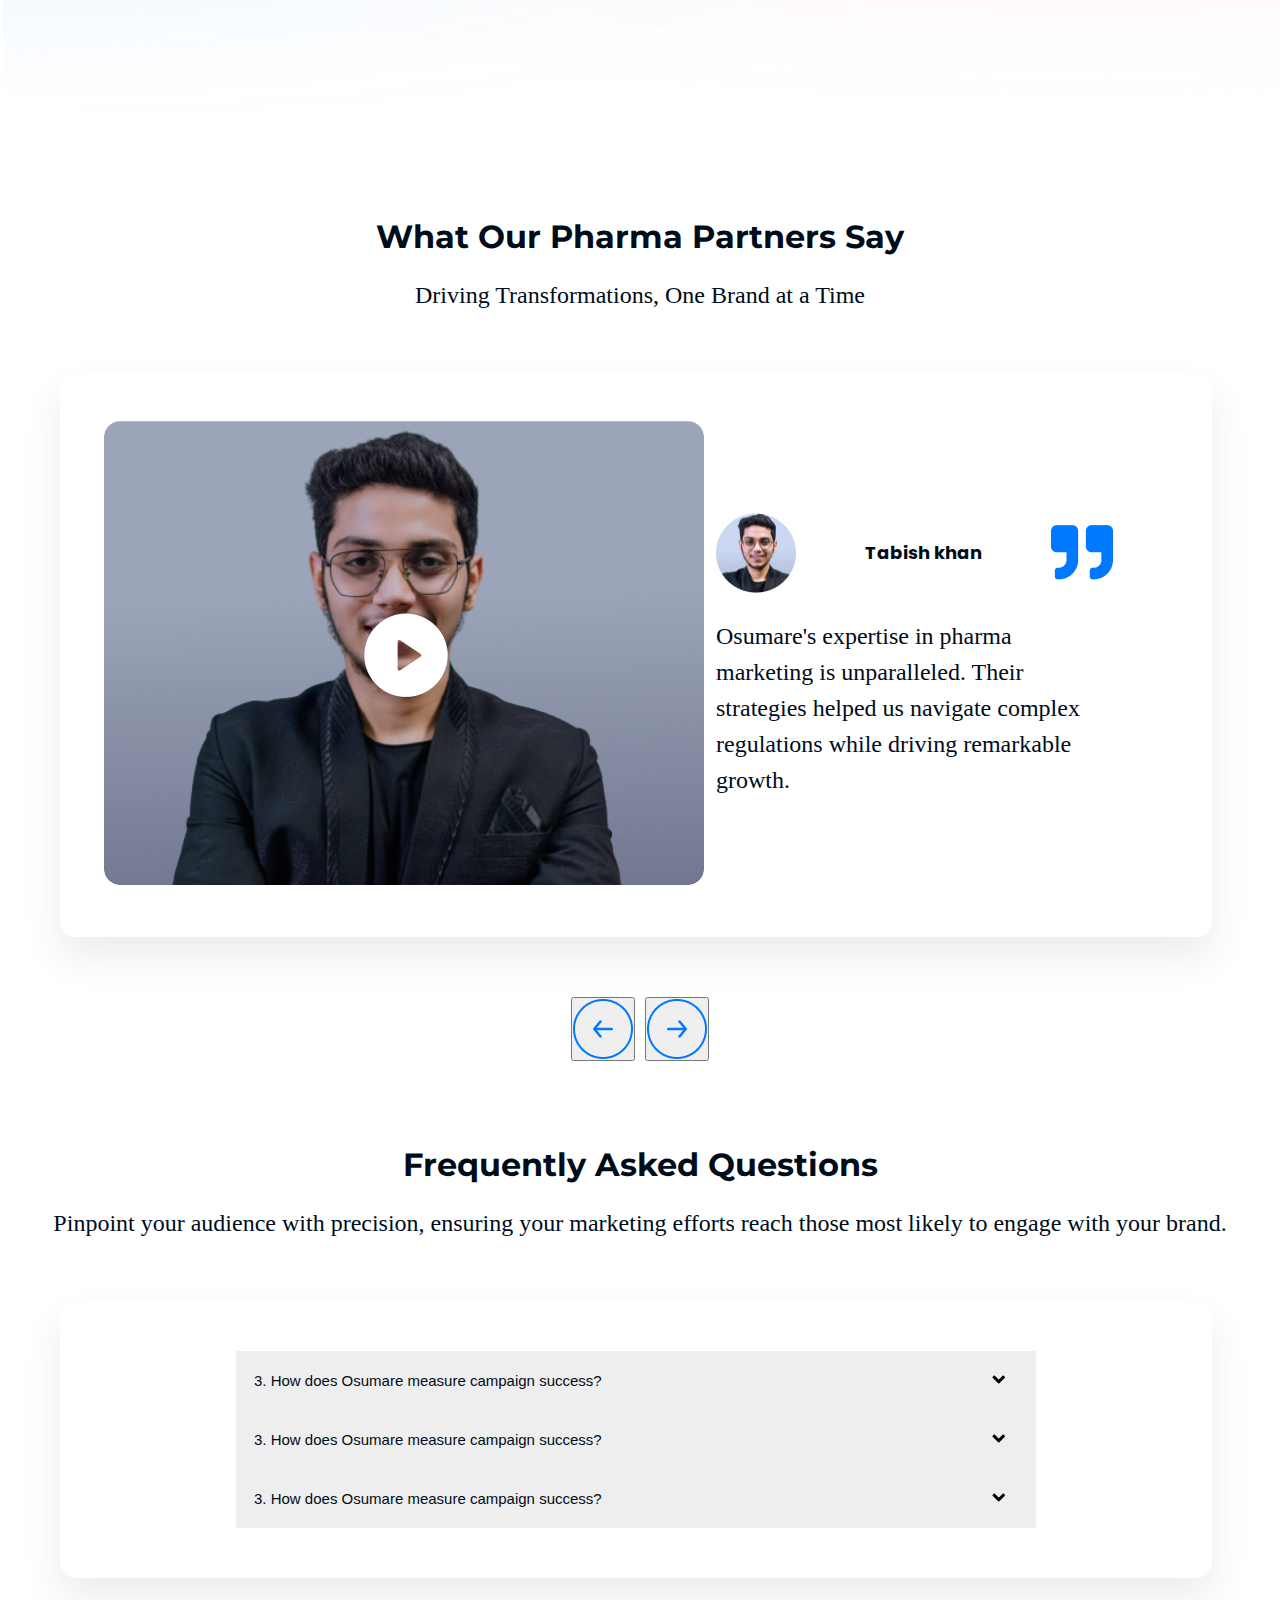
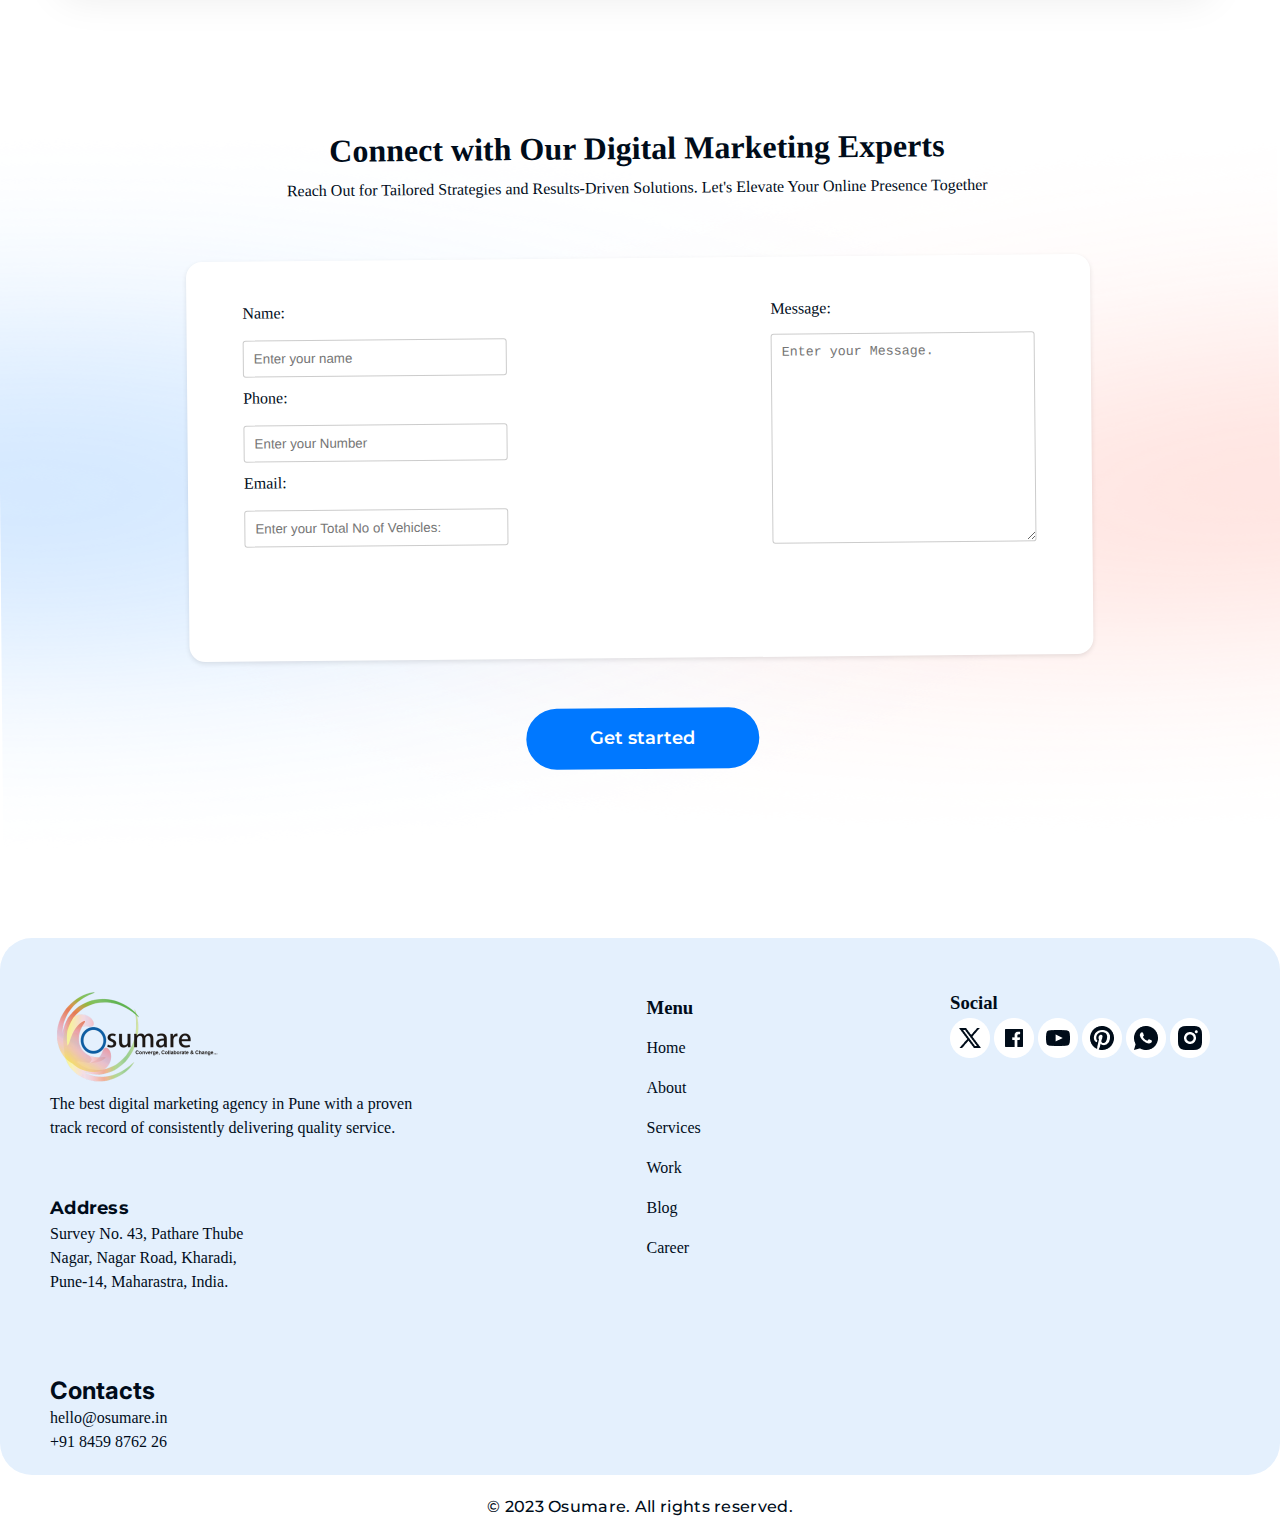
<file: index2.html>
<!DOCTYPE html>
<html lang="en">
<head>
  <meta charset="UTF-8" />
  <meta name="viewport" content="width=device-width, initial-scale=1.0" />
  <link rel="preconnect" href="https://fonts.googleapis.com" />
  <link rel="preconnect" href="https://fonts.gstatic.com" crossorigin />
  <link href="https://fonts.googleapis.com/css2?family=Inter:wght@100..900&display=swap" rel="stylesheet" />
  <link href="https://fonts.googleapis.com/css2?family=Poppins:ital,wght@0,100;0,200;0,300;0,400;0,500;0,600;0,700;0,800;0,900;1,100;1,200;1,300;1,400;1,500;1,600;1,700;1,800;1,900&display=swap" rel="stylesheet">
  <link
    href="https://fonts.googleapis.com/css2?family=Inter:wght@100..900&family=Montserrat:ital,wght@0,100..900;1,100..900&display=swap"
    rel="stylesheet" />
  <link rel="stylesheet" href="./style2.css" />
  <title>Real Estate</title>
</head>

<body>
  <div class="conatiner">
    <!-- Nav-Bar -->
    <nav class="nav-bar">
      <div class="logo">
        <img src="./assets/Osumare Logo-01 (2) 4.png" alt="Osumare logo" />
      </div>
      <div class="contact-button">
        <a class="btn" onclick="location.href='#social-click'">Contact Us</a>
      </div>
    </nav>
    <div class="bg-img">
      <!-- Hero-Container -->
      <header class="heroSection">
        <!-- <div class="ellipse"></div> -->
        <div class="heroInfo">
          <div class="heroCon">
            <h1 class="heroConH1">
              Elevate <span class="heroSpan">Real Estate Success</span> with
              Osumare's Digital Expertise
            </h1>
            <p class="heroConP">
              Tailored Solutions for Thriving in the Digital Real Estate
              Landscape
            </p>
            <button class="hero-btn">Get started</button>
          </div>
          <div class="headerImg">
            <img src="./assets/Header_image.png" alt="Header image" />
          </div>
        </div>
      </header>
      <section>
        <div class="RefDM">
          <h1 class="RefDmH1">Real Estate-Focused Digital Mastery</h1>
          <div class="RefDM-section">
            <div class="RefDM-left">
              <img src="./assets/cuate.png" alt="cuate imgae" />
            </div>
            <div class="RefDM-Right">
              <h1>Unlock the Potential of Digital Real Estate Excellence</h1>
              <p>
                At Osumare, we understand that the real estate landscape
                demands a digital presence that aligns with the intricacies of
                property marketing. Our range of specialized services is
                meticulously designed to catapult your brand's success in the
                ever-evolving digital property market.
              </p>
              <button class="Mbuttons">Get started</button>
            </div>
          </div>
        </div>
      </section>
      <section>
        <div class="Oso">
          <div class="oso-title">
            <h1 class="oso-h">Our Service Offerings</h1>
            <p class="oso-p">
              Strategies that Drive Property Market Excellence
            </p>
          </div>
          <div class="oso-card">
            <div class="oso-card-con">
              <div class="card">
                <img src="./assets/Group 117.png" alt="" />
                <h3 class="cardTitle">Automotive SEO</h3>
                <p class="cardPara">
                  Drive Your Success with Automotive SEO: Ignite Online
                  Visibility and Outrace the Competition. Accelerate Your
                  Business Growth Today
                </p>
              </div>
              <div class="card">
                <img src="./assets/Group118.png" alt="" />
                <h3 class="cardTitle">PPC Precision</h3>
                <p class="cardPara">
                  Maximize visibility and drive quality traffic with
                  meticulously targeted Pay-Per-Click campaigns.
                </p>
              </div>
              <div class="card">
                <img src="./assets/Group119.png" alt="" />
                <h3 class="cardTitle">Social Acceleration</h3>
                <p class="cardPara">
                  Engage and influence your audience across social media
                  platforms, amplifying your brand's presence and connection.
                </p>
              </div>
              <div class="card">
                <img src="./assets/Group120.png" alt="" />
                <h3 class="cardTitle">Content Excellence</h3>
                <p class="cardPara">
                  Craft compelling, automotive-specific content that resonates
                  with enthusiasts and drives engagement.
                </p>
              </div>
              <div class="card">
                <img src="./assets/Group121.png" alt="" />
                <h3 class="cardTitle">Web Design</h3>
                <p class="cardPara">
                  Transform visitors into customers with high-performance
                  websites designed for seamless user experiences and
                  increased conversions.
                </p>
              </div>
              <div class="card">
                <img src="./assets/Group122.png" alt="" />
                <h3 class="cardTitle">Data-Driven Insights</h3>
                <p class="cardPara">
                  Leverage data to refine your strategies, making informed
                  decisions that drive revenue growth.
                </p>
              </div>
              <div class="card">
                <img src="./assets/Group123.png" alt="" />
                <h3 class="cardTitle">End-to-End Solutions</h3>
                <p class="cardPara">
                  From initial awareness to post-purchase loyalty, we offer
                  full-funnel solutions that guide customers through every
                  step of their journey.
                </p>
              </div>
              <div class="card">
                <img src="./assets/Group124.png" alt="" />
                <h3 class="cardTitle">Video marketing</h3>
                <p class="cardPara">
                  Unleash the Power of Video Marketing: Captivate, Engage, and
                  Elevate Your Brand with Compelling Visual Stories.
                </p>
              </div>
            </div>
            <div style="text-align: center">
              <button class="Mbuttons GS-btn">Get started</button>
            </div>
          </div>
        </div>
      </section>
      <section>
        <div class="Oso">
          <div class="oso-title">
            <h1 class="oso-h">Navigating Real Estate's Digital Landscape</h1>
            <p class="oso-p">Insights for Real Estate Marketing Advantage</p>
          </div>
          <div class="nredl-img-con">
            <div class="nredl">
              <div class="nredlCardInfo">
                <div class="nredlCardCon">
                  <div>
                    <img src="./assets/G_loog116.png" alt="">
                  </div>
                  <div>
                    <h2 class="nredlTitle">Market Trends Analysis</h2>
                    <p class="nredlPara">Predictive insights to guide real estate strategies.</p>
                  </div>
                </div>
                <div class="nredlCardCon">
                  <div>
                    <img src="./assets/G_loog117.png" alt="">
                  </div>
                  <div>
                    <h2 class="nredlTitle">Targeted Buyer Persona</h2>
                    <p class="nredlPara">Understand and connect with your ideal property buyers.</p>
                  </div>
                </div>
                <div class="nredlCardCon">
                  <div>
                    <img src="./assets/G_loog118.png" alt="">
                  </div>
                  <div>
                    <h2 class="nredlTitle">Competitor Insights</h2>
                    <p class="nredlPara">Stand out in the property market with informed strategies.</p>
                  </div>
                </div>
                <div class="nredlCardCon">
                  <div>
                    <img src="./assets/G_loog119.png" alt="">
                  </div>
                  <div>
                    <h2 class="nredlTitle">Visual Content Appeal</h2>
                    <p class="nredlPara">Captivate buyers with appealing visuals and immersive experiences.</p>
                  </div>
                </div>
              </div>
              <div class="nredlImg">
                <img class="nredlImgMain" src="./assets/Frame_892.png" alt="">
              </div>
            </div>
          </div>
      </section>
      <section>
        <div class="Oso">
          <div class="oso-title">
            <h1 class="oso-h">Driving Property Inquiries to Conversions</h1>
            <p class="oso-p">Streamlined Strategies for Real Estate Success</p>
          </div>
          <div class="dpitc">
            <div class="dpitc-left">
              <img class="broImg" src="./assets/bro.png" alt="OPPP image">
            </div>
            <div class="dpitc-right">
              <h1>Optimized Path to Property Purchase</h1>
              <p>In the dynamic realm of real estate, the journey from a property inquiry to a successful conversion demands a well-crafted approach. At Osumare, we specialize in guiding potential buyers through this journey seamlessly, maximizing inquiries-turned-conversions with expert strategies.</p>
              <button class="Mbuttons">Get started</button>
            </div>
          </div>
      </section>
      <section>
        <div class="Oso">
          <div class="oso-title">
            <h1 class="oso-h">Driving Property Inquiries to Conversions</h1>
          </div>
          <div class="dpitcCradCon">
            <div class="dpitc-card">
                <div class="dpitcCardInfo">
                  <div class="dpitcCardImg"><img class="dpitcCardImg" src="./assets/icon01.png" alt="dpitc image"></div>
                  <div class="dpitcCardText">
                    <h3 class="dpitcCardTextH">Call-to-Action Optimization</h3>
                    <p class="dpitcCardTextPara">Our carefully crafted CTAs guide potential buyers through the property journey, enhancing engagement and conversion rates.</p>
                  </div>
                </div>
                 <div class="dpitcCardInfo">
                  <div class="dpitcCardImg"><img class="dpitcCardImg" src="./assets/icon02.png" alt="dpitc image"></div>
                  <div class="dpitcCardText">
                    <h3 class="dpitcCardTextH">Landing Page Efficiency</h3>
                    <p class="dpitcCardTextPara">Tailored landing pages are designed for maximum property lead conversion. They provide seamless user experiences and clear pathways for inquiry submission.</p>
                  </div>
                </div>
              </div>
              <div class="dpitc-card">
                <div class="dpitcCardInfo">
                  <div class="dpitcCardImg"><img class="dpitcCardImg" src="./assets/icon03.png" alt="dpitc image"></div>
                  <div class="dpitcCardText">
                    <h3 class="dpitcCardTextH">Social Proof Utilization</h3>
                    <p class="dpitcCardTextPara">Leverage the power of testimonials and success stories from satisfied buyers to build trust and credibility, encouraging hesitant prospects to take action</p>
                  </div>
                </div>
                 <div class="dpitcCardInfo">
                  <div class="dpitcCardImg"><img class="dpitcCardImg" src="./assets/icon04.png" alt="dpitc image"></div>
                  <div class="dpitcCardText">
                    <h3 class="dpitcCardTextH">Mobile-Friendly Experience</h3>
                    <p class="dpitcCardTextPara">With a responsive design approach, our strategies ensure a seamless browsing experience across all devices. This responsiveness enhances engagement and conversions by accommodating the preferences of on-the-go property seekers.</p>
                  </div>
                </div>
              </div>
            </div>
          </div>
      </section>
      <section>
        <div class="Oso">
          <div class="oso-title">
            <h1 class="oso-h">Our Expertise in Action</h1>
          </div>
          <div class="dpitcCradCon">
            <div class="dpitc-card">
                <div class="dpitcCardInfo">
                  <div class="dpitcCardImg"><img class="dpitcCardImg" src="./assets/icon05.png" alt="dpitc image"></div>
                  <div class="dpitcCardText">
                    <h3 class="dpitcCardTextH">Effective CTAs</h3>
                    <p class="dpitcCardTextPara"> See how our strategic CTAs drove a significant increase in property inquiries and accelerated sales for a real estate agency.</p>
                  </div>
                </div>
                 <div class="dpitcCardInfo">
                  <div class="dpitcCardImg"><img class="dpitcCardImg" src="./assets/icon06.png" alt="dpitc image"></div>
                  <div class="dpitcCardText">
                    <h3 class="dpitcCardTextH">Conversion-Optimized Landing Pages</h3>
                    <p class="dpitcCardTextPara">Explore a case study where our landing page optimization increased property lead conversion rates by 30%</p>
                  </div>
                </div>
              </div>
              <div class="dpitc-card">
                <div class="dpitcCardInfo">
                  <div class="dpitcCardImg"><img class="dpitcCardImg" src="./assets/icon07.png" alt="dpitc image"></div>
                  <div class="dpitcCardText">
                    <h3 class="dpitcCardTextH">Trust Building with Social Proof</h3>
                    <p class="dpitcCardTextPara">Discover how leveraging client testimonials boosted buyer confidence, leading to higher conversion rates for a property development project</p>
                  </div>
                </div>
                 <div class="dpitcCardInfo">
                  <div class="dpitcCardImg"><img class="dpitcCardImg" src="./assets/icon08.png" alt="dpitc image"></div>
                  <div class="dpitcCardText">
                    <h3 class="dpitcCardTextH">Mobile-First Success:</h3>
                    <p class="dpitcCardTextPara"> Learn how our mobile-responsive design approach resulted in a 25% increase in inquiries from mobile users for a real estate agency.</p>
                  </div>
                </div>
              </div>
            </div>
          </div>
      </section>
      <section>
      <div class="YPM-Container">
          <div class="YPM-Main">
              <div class="YPM-TextInfo">
                  <div>
                    <h1 class="YPM-Title-text">Your Peace of Mind</h1>
                    <p class="YPM-Para">Through our conversion-focused strategies, we ensure that property seekers are not just visitors, but engaged prospects ready to make their next move in the real estate market</p>
                </div>
                  <div class="YPM-Btn">
                    <button class="Mbuttons">Get started</button>
                  </div>
                </div>
              </div>
      </div>
      </section>
      <section>
        <div class="WOPPS-Sections">
        <div class="oso-title">
          <h1 class="oso-h">What Our Pharma Partners Say</h1>
          <p class="oso-p">Driving Transformations, One Brand at a Time</p>
        </div>
        <div class="Testimonial-card">
            <div class="Frame_880">
                <div>
                  <img class="VidoImg" src="./assets/Video.png" alt="video">
                </div>
                <div class="AvtarInfo">
                    <div class="Avtar">
                      <div class="Avtartext">
                        <img class="AvtarImgLogo" src="./assets/Avatar of team.png" alt="Avatar of team">
                        <p class="Avtar-Name">Tabish khan</p>
                        <img class="Symbol" src="./assets/Symbol.png" alt="">
                      </div>
                    </div>
                    <div>
                      <p class="avtar-para">Osumare's expertise in pharma marketing is unparalleled. Their strategies helped us navigate complex regulations while driving remarkable growth.</p>
                    </div>
                  </div>
            </div>
            </div>
            <div class="buttom-arrow">
              <button class="buttom-arrow"><img class="arrow-img" src="./assets/scroll buttion.png" alt=""></button>
              <button class="buttom-arrow"><img class="arrow-img" src="./assets/scroll buttion (1).png" alt=""></button>
            </div>
            </div>
      </section>
      <section>
        <div class="accordion-section">
        <div class="oso-title">
          <h1 class="oso-h">Frequently Asked Questions</h1>
          <p class="oso-p">Pinpoint your audience with precision, ensuring your marketing efforts reach those most likely to engage with your brand.</p>
        </div>
        <div class="accordion_card">
            <div class="accordion_panel">
              <button class="accordion">3. How does Osumare measure campaign success? <span class="i-fa-solid"><img src="./assets/i.fa-solid.png" alt=""></span></button>
                <div class="panel">
                  <p></p>
                </div>

                <button class="accordion">3. How does Osumare measure campaign success? <span class="i-fa-solid"><img src="./assets/i.fa-solid.png" alt=""></span></button>
                <div class="panel">
                  <p></p>
                </div>

                <button class="accordion">3. How does Osumare measure campaign success? <span class="i-fa-solid"><img src="./assets/i.fa-solid.png" alt=""></span></button>
                <div class="panel">
                  <p class="accordion-para">We believe in measurable results. Our data-driven approach means that every campaign's performance is tracked, analyzed, and refined for optimal outcomes. We provide regular reports that detail key metrics, giving you clear insights into how our strategies are driving growth for your brand.</p>
                </div>
            </div>
            </div>
            </div>
      </section>
      <section id="social-click">
      <div class="CwODME-Con">
        <div class="CwODME-Con-wraper ">
          <div class="">
          <h1 class="">Connect with Our Digital Marketing Experts</h1>
          <p class="">Reach Out for Tailored Strategies and Results-Driven Solutions. Let's Elevate Your Online Presence Together</p>
        </div>
        <div class="from-con">
          <div class="form-group-con">
            <form>
                <div class="form-group">
                  <label for="name">Name:</label>
                  <input type="text" id="name" name="name" placeholder="Enter your name">
                </div>
                <div class="form-group">
                  <label for="phone">Phone:</label>
                  <input type="text" id="phone" name="phone" placeholder="Enter your Number">
                </div>
                <div class="form-group">
                  <label for="email">Email:</label>
                  <input type="email" id="email" name="email" placeholder="Enter your Total No of Vehicles:">
                </div>
                
                
              </form>
        </div>
        <div class="form-group">
                  <label for="message">Message:</label>
                  <textarea class="massage-h" id="message" name="message" placeholder="Enter your Message."></textarea>
                </div>  
        </div>
        <button class="Mbuttons" type="submit">Get started</button>
      </div>
      </section>
      <section >
        <div class="social-media-panal">
          <div class="main-social">
          <div class="logo-main">
              <div class="logo-div">
              <img src="./assets/Osumare Logo-01 (2) 4.png" alt="Company logo">
              <p>The best digital marketing agency in Pune with a proven track record of consistently delivering quality service.</p>
            </div>
            <div class="Address-div">
              <h3>Address</h3>
              <P>Survey No. 43, Pathare Thube Nagar, Nagar Road, Kharadi, Pune-14, Maharastra, India.</P>
            </div>
            <div class="contacts-div">
              <h3>Contacts</h3>
              <p>hello@osumare.in</p>
              <p>+91 8459 8762 26</p>
            </div>
          </div>
          <div class="social-menu">
            <h3 class="social-menuH3">Menu</h3>
            <p>Home</p>
            <p>About</p>
            <p>Services</p>
            <p>Work</p>
            <p>Blog</p>
            <p>Career</p>
          </div>
          <div class="social-hub">
            <h3>Social</h3>
              <img src="./assets/pinterest-fill.png" alt="">
            <img src="./assets/pinterest-fill (1).png" alt="">
            <img src="./assets/pinterest-fill (2).png" alt="">
            <img src="./assets/pinterest-fill (3).png" alt="">
            <img src="./assets/whatsapp-fill.png" alt="">
            <img src="./assets/whatsapp-fill (1).png" alt="">
          </div>
          </div>
        </div>
      </section>
    <footer>
        <div class="footer-text">
          <p>© 2023 Osumare. All rights reserved.</p>
        </div>
      </footer>
      </div>
  </div>
  <script>
var acc = document.getElementsByClassName("accordion");
var i;

for (i = 0; i < acc.length; i++) {
  acc[i].addEventListener("click", function() {
    this.classList.toggle("active");
    var panel = this.nextElementSibling;
    if (panel.style.display === "block") {
      panel.style.display = "none";
    } else {
      panel.style.display = "block";
    }
  });
}
</script>
</body>
</html>
</file>
<file: style2.css>
* {
  padding: 0px;
  margin: 0px;
  box-sizing: border-box;
}

body {
  color: #000C1A;
}


.bg-img {
  background-image: url("./assets/background-complete.png");
  background-size: cover;
  background-position: center center;
  width: 100vw;
  height: 100vh;
}

.nav-bar {
  display: flex;
  justify-content: space-between;
  align-items: center;
  text-align: center;
  padding: 8px 80px 0px;
  position: fixed;
  overflow: hidden;
  background: rgba(255, 255, 255, 0.64);
  top: 0px;
  z-index: 100;
  backdrop-filter: blur(20px);
  width: 100%;
}

.logo {
  width: 172px;
  height: 100px;
}

.btn {
  padding: 10px 24px;
  gap: 4px;
  border-radius: 32px;
  text-decoration: none;
  border: 1px solid rgb(0, 12, 26);
  transition: color 0.3s ease 0s, border 0.3s ease 0s;
}

.btn:hover {
  color: rgb(0, 120, 255);
  border: 1px solid rgb(0, 120, 255);
}

a {
  text-decoration: none;
  color: rgb(0, 12, 26);
}

.btn a {
  font-family: Inter;
  font-size: 16px;
  font-weight: 700;
  line-height: 24px;
  text-align: center;
}

.heroInfo {
  display: flex;
  justify-content: space-between;
  flex-direction: column;
  align-items: center;
  text-align: center;
  padding: 288px;
}

.heroCon {
  width: 899px;
  height: 284px;
  gap: 32px;
}

.heroConH1 {
  font-family: Montserrat;
  font-size: 48px;
  font-weight: 500;
  line-height: 72px;
  text-align: center;
  color: rgb(0, 12, 26);
}

.heroSpan {
  font-family: Montserrat;
  font-size: 48px;
  font-weight: 700;
  line-height: 72px;
  text-align: center;
  color: rgb(0, 120, 255);
}

.heroConP {
  font-family: "Open Sans";
  font-size: 24px;
  font-weight: 400;
  line-height: 36px;
  text-align: center;
  color: rgb(51, 51, 51);
}

.headerImg {
  margin-top: 84px;
}

.hero-btn {
  padding: 13px 136px;
  gap: 4px;
  border-radius: 32px;
  background: rgb(0, 120, 255);
  border: none;
  font-family: Montserrat;
  font-size: 24px;
  font-weight: 700;
  line-height: 30px;
  text-align: center;
  color: rgb(255, 255, 255);
  margin-top: 32px;
  transition: box-shadow 0.3s ease-in 0s;
  cursor: pointer;
}

.hero-btn:hover {
  box-shadow: rgba(0, 120, 255, 0.4) 0px 4px 10px;
}

.RefDM {
  gap: 34px;
}

.RefDmH1 {
  font-family: Montserrat;
  font-size: 32px;
  font-weight: 700;
  line-height: 48px;
  text-align: center;
  color: rgb(0, 12, 26);
  margin-bottom: 50px;
}

.RefDM-section {
  display: flex;
  justify-content: space-between;
  margin: 80px;
}

.RefDM-left {
  text-align: start;
}

.RefDM-Right {
  width: 60%;
}

.RefDM-Right h1 {
  font-family: Montserrat;
  font-size: 32px;
  font-weight: 700;
  line-height: 48px;
  text-align: left;
  color: rgb(0, 12, 26);
  margin-bottom: 16px;
}

.RefDM-Right p {
  font-family: "Open Sans";
  font-size: 24px;
  font-weight: 400;
  line-height: 36px;
  text-align: left;
  color: rgb(51, 51, 51);
  margin-bottom: 16px;
}

.Mbuttons {
  padding: 16.5px 64px;
  gap: 4px;
  border-radius: 32px;
  font-family: Montserrat;
  font-size: 18px;
  font-weight: 600;
  line-height: 28px;
  text-align: center;
  color: rgb(255, 255, 255);
  background-color: rgb(0, 120, 255);
  border: none;
  cursor: pointer;
  transition: box-shadow 0.3s ease-in 0s;
}

.Mbuttons:hover {
  box-shadow: rgba(0, 120, 255, 0.4) 0px 4px 10px;
}

/* section oso */
.Oso {
  width: 100%;
  height: 100%;
  padding: 91px 81px 91px 81px;
  gap: 10px;
}

.oso-title {}

.oso-h {
  font-family: Montserrat;
  font-size: 32px;
  font-weight: 700;
  line-height: 48px;
  text-align: center;
  color: #000C1A;
  margin-bottom: 16px;
}

.oso-p {
  font-family: Open Sans;
  font-size: 24px;
  font-weight: 400;
  line-height: 36px;
  text-align: center;
}

.oso-card-con {
  /* margin: 80px; */
  display: flex;
  justify-content: space-between;
  flex-wrap: wrap;
  flex-direction: row;
  gap: 5px;
  padding: -2px;
  /* margin: 6px; */
}

.oso-card {
  width: 100%;
  height: 100%;
  margin-top: 46px;
}

.card {
  width: 287px;
  height: 239px;
  padding: 32px 16px 32px 16px;
  border-radius: 8px;
  opacity: 0px;
  background: #FFFFFF;
  box-shadow: -3px 4px 16px 0px #0000000A;
  /* border: 1px solid black; */
  text-align: center;
  margin-bottom: 30px;
}

.cardTitle {
  font-family: Montserrat;
  font-size: 18px;
  font-weight: 700;
  line-height: 22.5px;
  text-align: center;
  padding: 10px;
}

.cardPara {
  font-family: Open Sans;
  font-size: 14px;
  font-weight: 400;
  line-height: 19.07px;
  text-align: center;
}
.nredl{
  display: flex;
}
.nredl-img-con{
display: flex;
width: 100%;
height: 100%;
margin-top: 80px;
}
.nredlCardInfo{
display: flex;
flex-direction: column;
align-items: center;
justify-content: center;
gap: 10px;
}
.nredlCardCon{
display: flex;
gap: 10px;
align-items: center;
width: 586px;
height: 120px;
padding: 32px;
gap: 16px;
border-radius: 16px;
border: 1px;
opacity: 0px;
background: #FFFFFF;
border: 1px solid #EFEFEF;
box-shadow: -2px 4px 32px 0px #EBEBEB99;

}
.nredlImgMain{
  width: 100%;
  height: 100%;
}
.nredlTitle{
font-family: Poppins;
font-size: 24px;
font-weight: 600;
line-height: 31.2px;
text-align: left;
color: #000C1A;
}

.nredlPara{
font-family: Inter;
font-size: 16px;
font-weight: 400;
line-height: 24px;
letter-spacing: -0.02em;
text-align: left;
color: #333333;

}
.dpitc{
  margin-top: 80px;
  display: flex;
  gap: 98px;
}
.dpitc-left{
  width: 50%;
}
.dpitc-right{
  width: 80%;
}
.broImg{
    width: 100%;
    height: 100%;
}

.dpitc-right h1{
font-family: Montserrat;
font-size: 32px;
font-weight: 700;
line-height: 48px;
text-align: left;
color: #000C1A;
}
.dpitc-right p{
font-family: Open Sans;
font-size: 24px;
font-weight: 400;
line-height: 36px;
text-align: left;
color: #000C1A;
}


.dpitcCradCon{
  width: 100%;
height: 100%;
margin-top: 80px;
}
.dpitc-card{
  display: flex;
  width: 100%;
  height: 463px;
  /* align-items: center; */
  justify-content: space-between;
  align-items: center;
  text-align: center;
  align-content: center;
  gap: 29px;
}
.dpitcCardInfo{
  display: flex;
  flex-direction: column;
  text-align: center;
  align-items: center;

  /* margin: 80px; */
}
.dpitcCardTextH{
font-family: Montserrat;
font-size: 24px;
font-weight: 700;
line-height: 48px;
text-align: center;

}
.dpitcCardTextPara{
gap: 0px;
opacity: 0px;
font-family: Open Sans;
font-size: 24px;
font-weight: 400;
line-height: 36px;
text-align: center;
}

.YPM-Container {
    position: relative;
    display: flex;
    justify-content: center;
    align-items: center;
    width: 100%;
    height: 100vh;
    background: url('./assets/Ellipse_blue.png') no-repeat, 
                url('./assets/Ellipse_Pink.png') no-repeat;
    background-size: 1394px 786px, 1466px 767px;
    background-position: left -189px center, right -239px center;
    transform: rotate(-360.53deg);
}
.YPM-Title-text{
font-family: Montserrat;
font-size: 32px;
font-weight: 700;
line-height: 48px;
text-align: center;
}
.YPM-Para{
font-family: Open Sans;
font-size: 24px;
font-weight: 400;
line-height: 36px;
text-align: center;
}
.YPM-TextInfo{
  display: flex;
  justify-content: center;
  flex-direction: column;
  width: 779px;
height: 275px;
gap: 32px;

}
.YPM-Btn{
  margin: 0 auto;
}

.Frame_880{
  display: flex;
}

.Avtar{
  text-align: center;
}
.Testimonial-card{
  width: 90%;
  height: 564px;
  padding: 50px 44px 50px 44px;
  gap: 10px;
  border-radius: 16px;
  background: #FFFFFF;
  box-shadow: 0px 20px 40px 0px #00000014;
  margin: 60px;
}

.Frame_880{
  width: 1029px;
  height: 464px;
  gap: 12px;
  display: flex;
  /* margin: 89px; */
  align-items: center;
}
.VidoImg{
  width: 600px;
height: 464px;
border-radius: 16px;


}
.AvtarInfo{
  height: 181px;
  display: flex;
  width: 397px;
  justify-content: center;
  flex-direction: column;
  gap: 25px;
  margin: 89px 0 89px 0;
  /* padding: 0px; */
}
.Avtar{
  gap: 25px;
  text-align: center;
  
}
.Avtartext{
  display: flex;
   width: 397px;
  height: 80px;
  justify-content: space-between;
  text-align: center;
  align-items: center;

}
.avtar-para{
font-family: Open Sans;
font-size: 24px;
font-weight: 400;
line-height: 36px;
text-align: left;
}
.Avtar-Name{
  font-family: Poppins;
font-size: 18px;
font-weight: 700;
line-height: 27px;
text-align: left;
}
.AvtarImgLogo{
  width: 80px;
height: 80px;
}
.Symbol{
  font-family: Font Awesome 5 Free;
font-size: 62px;
font-weight: 900;
line-height: 62px;
text-align: left;
}
.buttom-arrow button img{
    width: 60px;
    height: 60px;

}
.buttom-arrow{
  display: flex;
  justify-content: center;
  gap: 10px;
}
.arrow-img:hover{
  color:  rgb(0,120,255);
  cursor: pointer;
}

/* Accordion */
.accordion {
  display: flex;
  align-items: center;
  background-color: #eee;
  color: #000C1A;
  cursor: pointer;
  padding: 18px;
  width: 800px;
  border: none;
  text-align: left;
  outline: none;
  font-size: 15px;
  transition: 0.4s;
  /* text-align: center; */
}

.active, .accordion:hover {
  background-color: rgb(0,120,255);
  color: #FFFFFF;
}

.panel {
  padding: 0 18px;
  display: none;
  background-color: #FFFFFF;
  overflow: hidden;
}

.accordion_panel{
  display: flex;
  flex-direction: column;
  width: 800px;
  justify-content: center;
  margin: 0 auto;
}

.accordion_card{
  width: 90%;
  padding: 50px 44px 50px 44px;
  gap: 10px;
  border-radius: 16px;
  background: #FFFFFF;
  box-shadow: 0px 20px 40px 0px #00000014;
  margin: 60px;
}
.i-fa-solid{
  /* text-align: end; */
  display: inline-block;
  position: relative;
  left: 390px;
   transition: transform 0.4s ease;
}

.active .i-fa-solid {
    transform: rotate(180deg);
  }
  .accordion-para{
    margin-top: 10px;
    font-size: 18px;
  }
  .accordion-section{
    margin-top: 80px;
  }

  .CwODME-Con {
    position: relative;
    display: flex;
    justify-content: center;
    align-items: center;
    width: 100%;
    height: 100vh;
    background: url('./assets/Ellipse_blue.png') no-repeat, 
                url('./assets/Ellipse_Pink.png') no-repeat;
    background-size: 1394px 786px, 1466px 767px;
    background-position: left -189px center, right -239px center;
    transform: rotate(-360.53deg);
}
.CwODME-Con-wraper{
  /* width: 90%; */
  /* margin: 0 auto; */
  /* height: 80%; */
  text-align: center;
  line-height: 40px;
  margin-bottom: 80px;
}

.form-group {
  /* margin-bottom: 20px; */
  width: 50%;
  text-align: left;
}

.form-group label {
  display: block;
  margin-bottom: 5px;
  /* width: 110px; */
}

.form-group input,
.form-group textarea {
  width: 100%;
  padding: 10px;
  border: 1px solid #ccc;
  border-radius: 3px;
  box-sizing: border-box;
}
.massage-h{
  width: 330px;
  height: 210px;
}

.from-con {
  background-color: #fff;
  box-shadow: 0 2px 5px rgba(0, 0, 0, 0.1);
  padding: 30px;
  margin: 50px auto;
  display: flex;
width: 904px;
height:400px;
padding: 32px 56px 32px 56px;
border-radius: 16px;

}
.form-group-con{
  width: 100%;
}
.social-media-panal{width: 1280px;height: 537px;/* margin: 80px; */border-radius: 32px;margin: 0 auto;background-color: rgb(228, 240, 253);/* position: absolute; */padding: 50px;gap: 21px;}
.main-social{
  display: flex;
  justify-content: space-between;
  /* margin: 10px; */
  /* gap: 200px; */
}
.logo-main{

/* margin-bottom: 25px; */
}
.logo-div{
  width: 365px;
  height: 160px;
  top: 56px;
  left: 43px;
  gap: 16px;
  /* position: absolute; */
  margin: 0 0 47px 0;
}
.logo-div p{
  text-wrap: wrap;
font-family: Open Sans;
font-size: 16px;
font-weight: 400;
line-height: 24px;
text-align: left;
}
.Address-div{
  width: 196px;
  height: 131px;
  top: 263px;
  left: 43px;
  gap: 8px;
  /* position: absolute; */
  margin: 0 0 47px 0;
}

.Address-div h3{
  width: 79px;
height: 27px;
font-family: Montserrat;
font-size: 18px;
font-weight: 700;
line-height: 27px;
letter-spacing: 0.30000001192092896px;
text-align: center;
}
.Address-div p{

font-family: Open Sans;
font-size: 16px;
font-weight: 400;
line-height: 24px;
/* text-align: left; */
}
.contacts-div{
width: 192px;
height: 124px;
top: 426px;
left: 43px;
gap: 24px;
/* position: absolute; */
}
.contacts-div h3{
  width: 108px;
height: 36px;
font-family: Inter;
font-size: 24px;
font-weight: 700;
line-height: 36px;
text-align: left;
}
.contacts-div p{
width: 192px;
height: 24px;
gap: 8px;
}
.social-menu{
    width: 72px;
    height: 304px;
    line-height: 40px;
    gap: 32px;
}
.social-hub{
  width: 280px;
  height: 176px;
  line-height: 30px;
  /* cursor: pointer; */
}
.social-hub > img{
  cursor: pointer;
}

.footer-text > p{
  font-family: Montserrat;
font-size: 16px;
font-weight: 500;
line-height: 24px;
letter-spacing: 0.30000001192092896px;
text-align: center;
padding: 20px;
}
</file>
